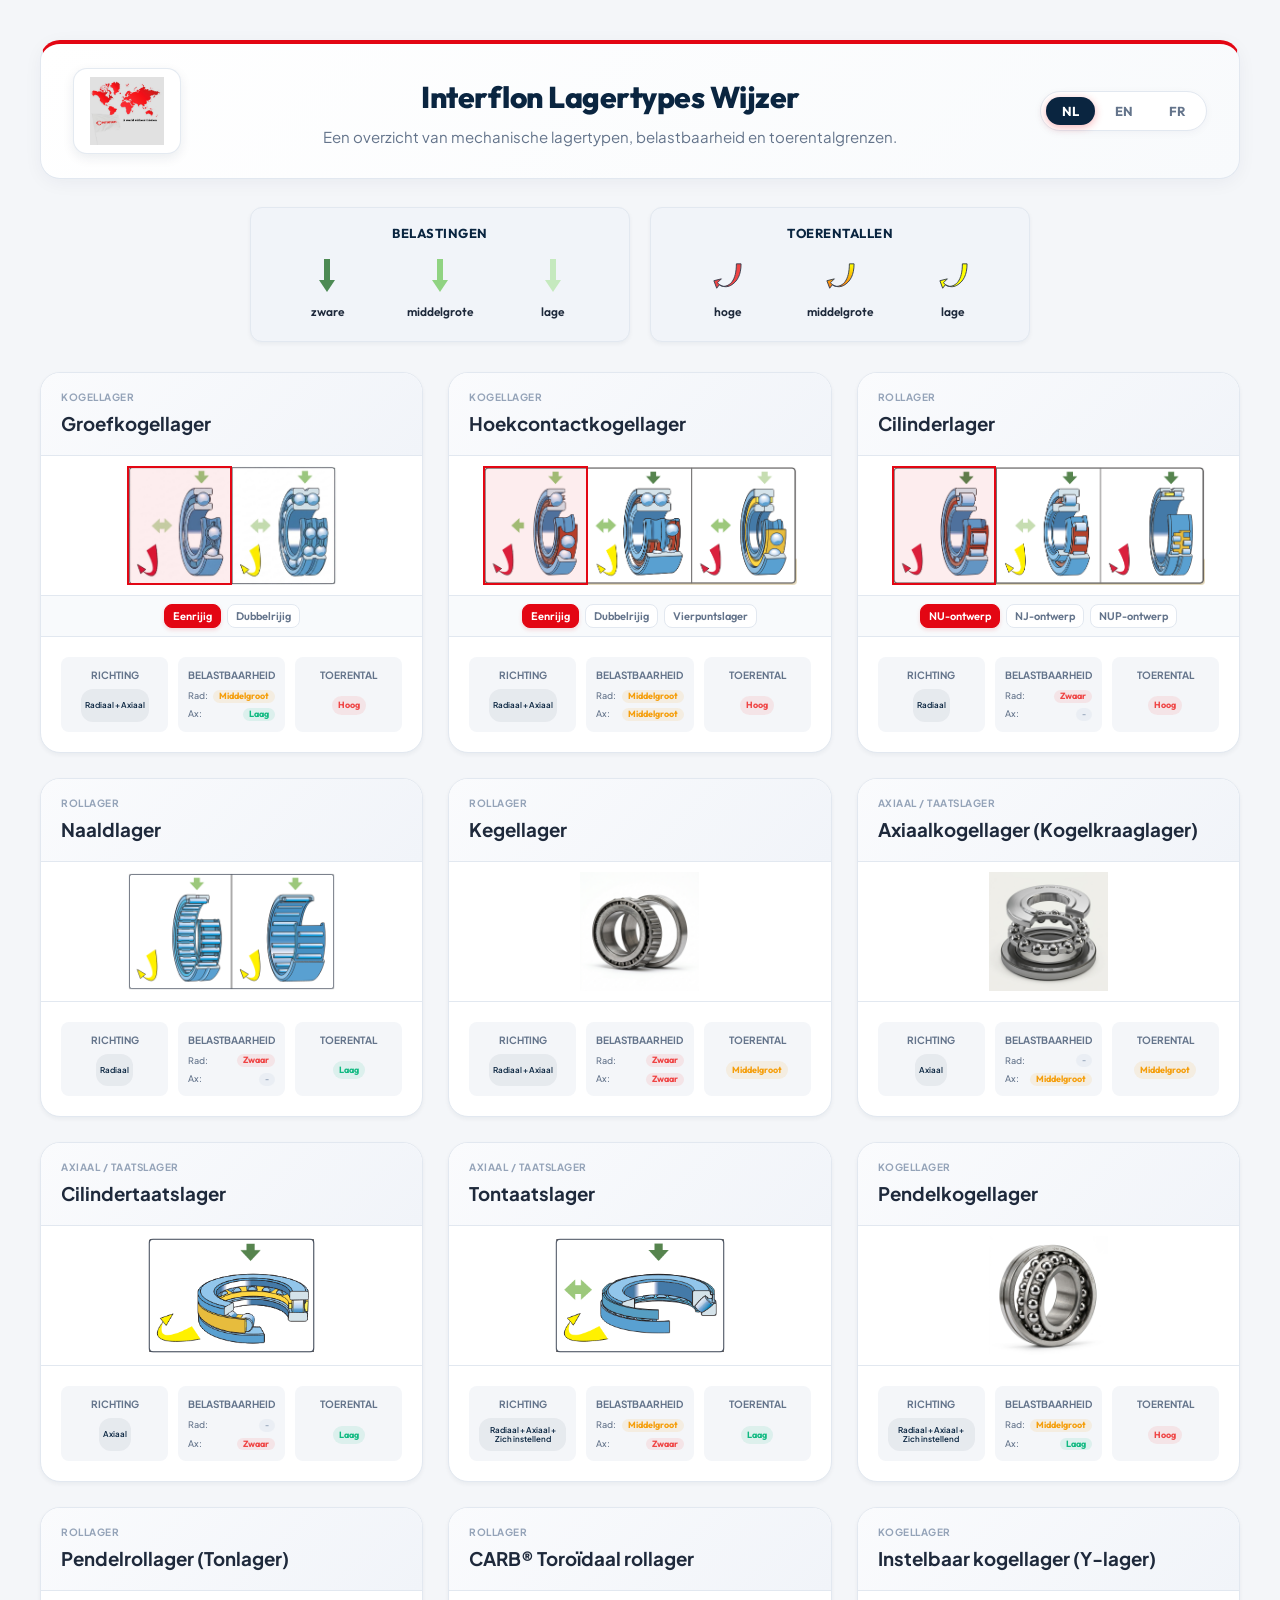
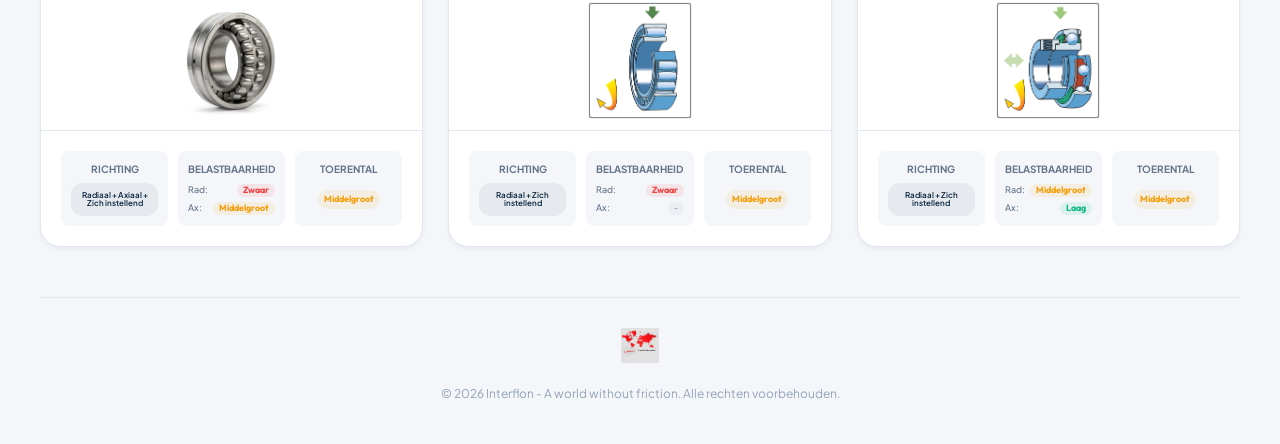
<file: lagertypes.html>
<!DOCTYPE html>
<html lang="nl">
<head>
  <meta charset="UTF-8">
  <meta name="viewport" content="width=device-width, initial-scale=1.0">
  <meta http-equiv="Cache-Control" content="no-cache, no-store, must-revalidate">
  <meta http-equiv="Pragma" content="no-cache">
  <meta http-equiv="Expires" content="0">
  <script>
    if (window.location.hostname === 'bearing-calculator-interflon.onrender.com') {
      window.location.replace('https://www.interflonapps.com' + window.location.pathname + window.location.search + window.location.hash);
    }
  </script>
  <title>Interflon Lagertypes Wijzer</title>
  
  <!-- Typography & Icons -->
  <link rel="preconnect" href="https://fonts.googleapis.com">
  <link rel="preconnect" href="https://fonts.gstatic.com" crossorigin>
  <link href="https://fonts.googleapis.com/css2?family=Outfit:wght@300;400;500;600;700;800&family=Plus+Jakarta+Sans:wght@300;400;500;600;700;800&display=swap" rel="stylesheet">
  
  <style>
    :root {
      --primary-blue: #0A2540;
      --accent-red: #E30613;
      --accent-red-hover: #C0050F;
      --accent-yellow: #FFC000;
      --accent-yellow-light: #FFF9E6;
      --accent-yellow-border: #FFE0B2;
      --accent-yellow-border-soft: rgba(255, 192, 0, 0.2);
      
      --bg-main: #F4F6F9;
      --bg-card: #FFFFFF;
      --text-dark: #1E293B;
      --text-medium: #64748B;
      --text-light: #94A3B8;
      
      --border-color: #E2E8F0;
      --border-radius-sm: 8px;
      --border-radius-md: 12px;
      --border-radius-lg: 20px;
      
      --shadow-sm: 0 2px 4px rgba(10, 37, 64, 0.05);
      --shadow-md: 0 10px 15px -3px rgba(10, 37, 64, 0.08), 0 4px 6px -2px rgba(10, 37, 64, 0.03);
      --shadow-lg: 0 20px 25px -5px rgba(10, 37, 64, 0.1), 0 10px 10px -5px rgba(10, 37, 64, 0.04);
      --shadow-glow-blue: 0 0 15px rgba(10, 37, 64, 0.15);
      
      --transition-fast: 0.2s ease;
      --transition-normal: 0.3s ease;
    }
    
    * {
      box-sizing: border-box;
      margin: 0;
      padding: 0;
    }
    
    body {
      font-family: 'Plus Jakarta Sans', sans-serif;
      background-color: var(--bg-main);
      color: var(--text-dark);
      line-height: 1.6;
      padding: 40px 20px;
    }
    
    .container {
      max-width: 1200px;
      margin: 0 auto;
    }
    
    /* Header section */
    header {
      background: linear-gradient(135deg, #FFFFFF 0%, #F8FAFC 100%);
      border-radius: var(--border-radius-lg);
      padding: 24px 32px;
      border: 1px solid #E2E8F0;
      border-top: 4px solid var(--accent-red);
      box-shadow: 0 4px 20px -2px rgba(10, 37, 64, 0.06);
      display: flex;
      justify-content: space-between;
      align-items: center;
      margin-bottom: 28px;
      flex-wrap: wrap;
      gap: 24px;
    }
    
    .logo-container {
      display: flex;
      align-items: center;
      justify-content: center;
      background: #FFFFFF;
      padding: 8px 16px;
      border-radius: 14px;
      box-shadow: 0 4px 12px rgba(10, 37, 64, 0.08);
      border: 1px solid rgba(226, 232, 240, 0.9);
      transition: transform 0.2s ease, box-shadow 0.2s ease;
    }

    .logo-container:hover {
      transform: translateY(-1px);
      box-shadow: 0 6px 16px rgba(10, 37, 64, 0.12);
    }
    
    .logo-container img {
      height: 68px;
      width: auto;
      object-fit: contain;
      display: block;
    }
    
    .header-text h1 {
      font-family: 'Outfit', sans-serif;
      font-size: 30px;
      font-weight: 800;
      color: var(--primary-blue);
      margin-bottom: 4px;
      letter-spacing: -0.5px;
    }
    
    .header-text p {
      color: #64748B;
      font-size: 15px;
      font-weight: 400;
    }
    
    /* Language Toggle */
    .lang-toggle {
      display: flex;
      gap: 4px;
      background: #FFFFFF;
      padding: 5px;
      border-radius: 30px;
      border: 1px solid #E2E8F0;
      box-shadow: 0 2px 8px rgba(10, 37, 64, 0.04);
    }
    
    .lang-btn {
      border: none;
      background: transparent;
      padding: 6px 16px;
      font-size: 13px;
      font-weight: 700;
      cursor: pointer;
      border-radius: 20px;
      color: #64748B;
      font-family: 'Outfit', sans-serif;
      transition: all var(--transition-fast);
    }
    
    .lang-btn.active {
      background: var(--primary-blue);
      color: white;
      box-shadow: 0 2px 8px rgba(227, 6, 19, 0.3);
    }
    
    /* Search and Filters */
    .filters-section {
      background: var(--bg-card);
      border-radius: var(--border-radius-md);
      padding: 20px;
      border: 1px solid var(--border-color);
      box-shadow: var(--shadow-sm);
      margin-bottom: 30px;
      display: flex;
      justify-content: space-between;
      align-items: center;
      gap: 20px;
      flex-wrap: wrap;
    }
    
    .search-box {
      position: relative;
      flex: 1;
      max-width: 450px;
      min-width: 250px;
    }
    
    .search-box input {
      width: 100%;
      padding: 12px 20px 12px 48px;
      font-size: 14px;
      border-radius: 30px;
      border: 1.5px solid var(--border-color);
      background-color: var(--bg-main);
      font-family: 'Plus Jakarta Sans', sans-serif;
      transition: all var(--transition-fast);
    }
    
    .search-box input:focus {
      outline: none;
      border-color: var(--primary-blue);
      background-color: white;
      box-shadow: var(--shadow-glow-blue);
    }
    
    .search-box svg {
      position: absolute;
      left: 18px;
      top: 50%;
      transform: translateY(-50%);
      width: 18px;
      height: 18px;
      color: var(--text-medium);
    }
    
    .filter-buttons {
      display: flex;
      gap: 8px;
      flex-wrap: wrap;
    }
    
    .filter-btn {
      border: 1px solid var(--border-color);
      background: var(--bg-card);
      padding: 8px 16px;
      border-radius: 20px;
      font-size: 13px;
      font-weight: 600;
      cursor: pointer;
      font-family: 'Outfit', sans-serif;
      color: var(--text-medium);
      transition: all var(--transition-fast);
    }
    
    .filter-btn:hover, .filter-btn.active {
      border-color: var(--primary-blue);
      color: var(--primary-blue);
      background-color: rgba(10, 37, 64, 0.04);
    }
    
    /* Grid */
    .grid {
      display: grid;
      grid-template-columns: repeat(auto-fill, minmax(290px, 1fr));
      gap: 25px;
    }
    
    /* Card design */
    .bearing-card {
      background: var(--bg-card);
      border-radius: var(--border-radius-lg);
      border: 1px solid var(--border-color);
      box-shadow: var(--shadow-sm);
      overflow: hidden;
      display: flex;
      flex-direction: column;
      transition: transform var(--transition-normal), box-shadow var(--transition-normal), border-color var(--transition-normal);
    }
    
    .bearing-card:hover {
      transform: translateY(-5px);
      box-shadow: var(--shadow-md);
      border-color: var(--accent-yellow-border);
    }
    
    .card-header {
      padding: 16px 20px;
      background: linear-gradient(135deg, #FAFBFD 0%, #F1F4F9 100%);
      border-bottom: 1px solid var(--border-color);
      display: flex;
      flex-direction: column;
      gap: 4px;
    }
    
    .card-title-area h3 {
      font-family: 'Outfit', sans-serif;
      font-size: 17px;
      font-weight: 700;
      color: var(--primary-blue);
    }
    
    .card-category {
      font-size: 10px;
      text-transform: uppercase;
      letter-spacing: 0.5px;
      font-weight: 700;
      color: var(--text-light);
    }
    
    /* Image Section in Card - full width */
    .card-img-block {
      width: 100%;
      height: 140px;
      background-color: white;
      border-bottom: 1px solid var(--border-color);
      display: flex;
      align-items: center;
      justify-content: center;
      padding: 10px;
      overflow: hidden;
    }
    
    .card-img-block img {
      max-width: 100%;
      max-height: 100%;
      object-fit: contain;
    }
    
    /* Subtype interactive overlays & tabs */
    .image-overlay-zone {
      position: absolute;
      top: 0;
      height: 100%;
      cursor: pointer;
      background-color: rgba(227, 6, 19, 0);
      transition: background-color 0.2s ease;
    }
    .image-overlay-zone:hover {
      background-color: rgba(227, 6, 19, 0.04);
    }
    .image-overlay-zone.active {
      background-color: rgba(227, 6, 19, 0.07);
      box-shadow: inset 0 0 0 2px var(--accent-red);
    }
    
    .subtype-tabs-container {
      display: flex;
      justify-content: center;
      gap: 6px;
      padding: 8px 12px;
      background-color: #f8fafc;
      border-bottom: 1px solid var(--border-color);
    }
    .subtype-tab-btn {
      font-family: 'Outfit', sans-serif;
      font-size: 11px;
      font-weight: 600;
      color: var(--text-medium);
      background-color: white;
      border: 1px solid #e2e8f0;
      border-radius: var(--border-radius-sm);
      padding: 4px 8px;
      cursor: pointer;
      transition: all 0.2s ease;
    }
    .subtype-tab-btn:hover {
      color: var(--accent-red);
      border-color: var(--accent-red);
      background-color: #fff5f5;
    }
    .subtype-tab-btn.active {
      color: white;
      background-color: var(--accent-red);
      border-color: var(--accent-red);
      box-shadow: 0 2px 4px rgba(227, 6, 19, 0.15);
    }
    
    .card-body {
      padding: 20px;
      flex: 1;
      display: flex;
      flex-direction: column;
      justify-content: center;
      gap: 15px;
    }
    
    /* Metrics / Indicators */
    .metrics-row {
      display: flex;
      justify-content: space-between;
      gap: 10px;
    }
    
    .metric-box {
      flex: 1;
      background: var(--bg-main);
      padding: 10px;
      border-radius: var(--border-radius-sm);
      display: flex;
      flex-direction: column;
      align-items: center;
      text-align: center;
    }
    
    .metric-label {
      font-size: 10px;
      text-transform: uppercase;
      font-weight: 700;
      color: var(--text-medium);
      margin-bottom: 6px;
    }
    
    .badge {
      font-size: 12px;
      font-weight: 700;
      padding: 4px 10px;
      border-radius: 12px;
      font-family: 'Outfit', sans-serif;
    }
    
    .badge-high {
      background-color: rgba(239, 68, 68, 0.1);
      color: #EF4444;
    }
    
    .badge-medium {
      background-color: rgba(245, 158, 11, 0.1);
      color: #F59E0B;
    }
    
    .badge-low {
      background-color: rgba(16, 185, 129, 0.1);
      color: #10B981;
    }
    
    .badge-none {
      background-color: rgba(226, 232, 240, 0.5);
      color: #94A3B8;
      font-weight: 500;
    }
    
    .direction-badge {
      background-color: rgba(10, 37, 64, 0.06);
      color: var(--primary-blue);
      font-size: 12px;
      font-weight: 600;
      padding: 4px 10px;
      border-radius: 12px;
    }
    
    /* Footer */
    footer {
      margin-top: 50px;
      border-top: 1px solid var(--border-color);
      padding-top: 30px;
      text-align: center;
      display: flex;
      flex-direction: column;
      align-items: center;
      gap: 15px;
    }
    
    .footer-logo img {
      height: 35px;
      object-fit: contain;
    }
    
    .footer-text {
      font-size: 12px;
      color: var(--text-light);
    }
    
    /* Legend area in header or sidebar */
    .legend-box {
      background: #FAFBFD;
      border: 1px solid var(--border-color);
      border-radius: var(--border-radius-md);
      padding: 15px 25px;
      margin-bottom: 30px;
      display: flex;
      justify-content: space-around;
      flex-wrap: wrap;
      gap: 20px;
      font-size: 12.5px;
      color: var(--text-medium);
    }
    
    .legend-item {
      display: flex;
      align-items: center;
      gap: 8px;
    }
    
    /* No results state */
    .no-results {
      background: var(--bg-card);
      border-radius: var(--border-radius-lg);
      border: 1.5px dashed var(--border-color);
      padding: 50px;
      text-align: center;
      display: none;
      width: 100%;
    }
    
    .no-results svg {
      width: 64px;
      height: 64px;
      color: var(--text-light);
      margin-bottom: 15px;
    }
    
    @media (max-width: 768px) {
      body {
        padding: 20px 10px;
      }
      
      header {
        flex-direction: column;
        text-align: center;
        padding: 20px;
      }
      
      .filters-section {
        flex-direction: column;
        align-items: stretch;
      }
      
      .filter-buttons {
        justify-content: center;
      }
      
      .grid {
        grid-template-columns: 1fr;
      }
    }
  </style>
</head>
<body>
  <div class="container">
    
    <!-- Top Header -->
    <header>
      <div class="logo-container">
        <img src="interflon-logo.jpg" alt="Interflon">
      </div>
      <div class="header-text" style="text-align: center; flex: 1;">
        <h1 id="mainTitle">Interflon Lagertypes Wijzer</h1>
        <p id="mainSubtitle">Een overzicht van mechanische lagertypen, belastbaarheid en toerentalgrenzen.</p>
      </div>
      <div class="lang-toggle">
        <button class="lang-btn active" onclick="changeLanguage('nl')">NL</button>
        <button class="lang-btn" onclick="changeLanguage('en')">EN</button>
        <button class="lang-btn" onclick="changeLanguage('fr')">FR</button>
      </div>
    </header>
    
    <!-- Legend Box -->
    <div class="legend-box-container" style="display: flex; gap: 20px; justify-content: center; align-items: stretch; flex-wrap: wrap; margin-bottom: 30px;">
      
      <!-- BELASTINGEN / LOADS Box -->
      <div class="pdf-legend-box" style="flex: 1; min-width: 280px; max-width: 380px; background: #F1F4F9; border: 1px solid var(--border-color); border-radius: var(--border-radius-md); padding: 15px 20px; display: flex; flex-direction: column; align-items: center; box-shadow: var(--shadow-sm);">
        <h4 id="legendLoadsTitle" style="font-family: 'Outfit', sans-serif; font-size: 13px; font-weight: 700; color: var(--primary-blue); margin: 0 0 15px 0; text-transform: uppercase; letter-spacing: 0.5px;">BELASTINGEN</h4>
        <div style="display: flex; justify-content: space-around; width: 100%; align-items: flex-end; flex: 1; margin-bottom: 5px;">
          <!-- Column 1: Zwaar -->
          <div style="display: flex; flex-direction: column; align-items: center; gap: 8px; width: 30%;">
            <svg width="20" height="35" viewBox="0 0 20 35" style="color: #4D8A54;">
              <rect x="7" y="0" width="6" height="23" fill="currentColor" />
              <polygon points="2,21 10,33 18,21" fill="currentColor" />
            </svg>
            <span id="legendLoadHeavy" style="font-family: 'Outfit', sans-serif; font-size: 12px; font-weight: 600; color: var(--text-dark); text-align: center; white-space: nowrap;">zware</span>
          </div>
          <!-- Column 2: Middelgroot -->
          <div style="display: flex; flex-direction: column; align-items: center; gap: 8px; width: 30%;">
            <svg width="20" height="35" viewBox="0 0 20 35" style="color: #90D382;">
              <rect x="7" y="0" width="6" height="23" fill="currentColor" />
              <polygon points="2,21 10,33 18,21" fill="currentColor" />
            </svg>
            <span id="legendLoadMedium" style="font-family: 'Outfit', sans-serif; font-size: 12px; font-weight: 600; color: var(--text-dark); text-align: center; white-space: nowrap;">middelgrote</span>
          </div>
          <!-- Column 3: Laag -->
          <div style="display: flex; flex-direction: column; align-items: center; gap: 8px; width: 30%;">
            <svg width="20" height="35" viewBox="0 0 20 35" style="color: #C5E9BE;">
              <rect x="7" y="0" width="6" height="23" fill="currentColor" />
              <polygon points="2,21 10,33 18,21" fill="currentColor" />
            </svg>
            <span id="legendLoadLight" style="font-family: 'Outfit', sans-serif; font-size: 12px; font-weight: 600; color: var(--text-dark); text-align: center; white-space: nowrap;">lage</span>
          </div>
        </div>
      </div>

      <!-- TOERENTALLEN / SPEEDS Box -->
      <div class="pdf-legend-box" style="flex: 1; min-width: 280px; max-width: 380px; background: #F1F4F9; border: 1px solid var(--border-color); border-radius: var(--border-radius-md); padding: 15px 20px; display: flex; flex-direction: column; align-items: center; box-shadow: var(--shadow-sm);">
        <h4 id="legendSpeedsTitle" style="font-family: 'Outfit', sans-serif; font-size: 13px; font-weight: 700; color: var(--primary-blue); margin: 0 0 15px 0; text-transform: uppercase; letter-spacing: 0.5px;">TOERENTALLEN</h4>
        <div style="display: flex; justify-content: space-around; width: 100%; align-items: flex-end; flex: 1; margin-bottom: 5px;">
          <!-- Column 1: Hoge -->
          <div style="display: flex; flex-direction: column; align-items: center; gap: 8px; width: 30%;">
            <svg width="30" height="35" viewBox="0 0 32 35" style="color: #EF4444;">
              <path d="M26 4 C26 22, 19 28, 12 28 C9 28, 7 26, 6 24 L10 20 L2 22 L5 30 L8 26 C12 29, 16 29, 20 27 C27 23, 31 16, 31 4 Z" fill="currentColor" stroke="#374151" stroke-width="1" />
            </svg>
            <span id="legendSpeedHigh" style="font-family: 'Outfit', sans-serif; font-size: 12px; font-weight: 600; color: var(--text-dark); text-align: center; white-space: nowrap;">hoge</span>
          </div>
          <!-- Column 2: Middelgrote -->
          <div style="display: flex; flex-direction: column; align-items: center; gap: 8px; width: 30%;">
            <svg width="30" height="35" viewBox="0 0 32 35">
              <defs>
                <linearGradient id="speedMediumGradient" x1="0%" y1="100%" x2="0%" y2="0%">
                  <stop offset="0%" stop-color="#F97316" />
                  <stop offset="100%" stop-color="#FFFF00" />
                </linearGradient>
              </defs>
              <path d="M26 4 C26 22, 19 28, 12 28 C9 28, 7 26, 6 24 L10 20 L2 22 L5 30 L8 26 C12 29, 16 29, 20 27 C27 23, 31 16, 31 4 Z" fill="url(#speedMediumGradient)" stroke="#374151" stroke-width="1" />
            </svg>
            <span id="legendSpeedMedium" style="font-family: 'Outfit', sans-serif; font-size: 12px; font-weight: 600; color: var(--text-dark); text-align: center; white-space: nowrap;">middelgrote</span>
          </div>
          <!-- Column 3: Lage -->
          <div style="display: flex; flex-direction: column; align-items: center; gap: 8px; width: 30%;">
            <svg width="30" height="35" viewBox="0 0 32 35" style="color: #FFFF00;">
              <path d="M26 4 C26 22, 19 28, 12 28 C9 28, 7 26, 6 24 L10 20 L2 22 L5 30 L8 26 C12 29, 16 29, 20 27 C27 23, 31 16, 31 4 Z" fill="currentColor" stroke="#374151" stroke-width="1" />
            </svg>
            <span id="legendSpeedLow" style="font-family: 'Outfit', sans-serif; font-size: 12px; font-weight: 600; color: var(--text-dark); text-align: center; white-space: nowrap;">lage</span>
          </div>
        </div>
      </div>

    </div>
    

    
    <!-- Grid containing cards -->
    <div class="grid" id="bearingsGrid">
      <!-- Wordt dynamisch geladen via JS -->
    </div>
    
    <!-- No results state -->
    <div class="no-results" id="noResultsState">
      <svg xmlns="http://www.w3.org/2000/svg" fill="none" viewBox="0 0 24 24" stroke-width="1" stroke="currentColor">
        <path stroke-linecap="round" stroke-linejoin="round" d="M12 9v3.75m-9.303 3.376c-.866 1.5.217 3.374 1.948 3.374h14.71c1.73 0 2.813-1.874 1.948-3.374L13.949 3.378c-.866-1.5-3.032-1.5-3.898 0L2.697 16.126ZM12 15.75h.007v.008H12v-.008Z" />
      </svg>
      <h3 id="lblNoResultsTitle">Geen lagertypes gevonden</h3>
      <p id="lblNoResultsDesc" style="color: var(--text-medium); margin-top: 8px;">Probeer een andere zoekterm.</p>
    </div>
    
    <!-- Footer -->
    <footer>
      <div class="footer-logo">
        <img src="interflon-logo.jpg" alt="Interflon">
      </div>
      <div class="footer-text" id="lblFooterText">
        © 2026 Interflon - A world without friction. Alle rechten voorbehouden.
      </div>
    </footer>
    
  </div>

  <script>
    // Data translation maps
    const TRANSLATIONS = {
      nl: {
        mainTitle: "Interflon Lagertypes Wijzer",
        mainSubtitle: "Een overzicht van mechanische lagertypen, belastbaarheid en toerentalgrenzen.",
        legendLoadsTitle: "BELASTINGEN",
        legendSpeedsTitle: "TOERENTALLEN",
        legendLoadHeavy: "zware",
        legendLoadMedium: "middelgrote",
        legendLoadLight: "lage",
        legendSpeedHigh: "hoge",
        legendSpeedMedium: "middelgrote",
        legendSpeedLow: "lage",
        searchPlaceholder: "Zoek op lagertype (bijv. groefkogel, tonlager...)",
        lblLegendBelastingen: "Belastingen:",
        lblLegendToerentallen: "Toerental:",
        lblZwaar: "Zwaar",
        lblMiddelgroot: "Middelgroot",
        lblLaag: "Laag",
        lblHoog2: "Hoog",
        lblMiddelgroot2: "Middelgroot",
        lblLaag2: "Laag",
        btnFilterAll: "Alles",
        btnFilterBall: "Kogellagers",
        btnFilterRoller: "Rollagers",
        btnFilterThrust: "Taats/Axiaal",
        lblNoResultsTitle: "Geen lagertypes gevonden",
        lblNoResultsDesc: "Probeer een andere zoekterm.",
        lblFooterText: "© 2026 Interflon - A world without friction. Alle rechten voorbehouden.",
        lblLoad: "Belastbaarheid",
        lblSpeed: "Toerental",
        lblDirection: "Richting",
        // Categories
        catBall: "Kogellager",
        catRoller: "Rollager",
        catThrust: "Axiaal / Taatslager",
        catSpecial: "Speciaal lager",
        // Directions
        dirRadial: "Radiaal",
        dirAxial: "Axiaal",
        dirCombined: "Radiaal + Axiaal",
        dirSelfAligning: "Zich instellend",
        dirRadialSelfAligning: "Radiaal + Zich instellend",
        dirAllSelfAligning: "Radiaal + Axiaal + Zich instellend",
        // Magnitudes
        magHigh: "Zwaar",
        magMedium: "Middelgroot",
        magLow: "Laag",
        // Speeds
        spdHigh: "Hoog",
        spdMedium: "Middelgroot",
        spdLow: "Laag"
      },
      en: {
        mainTitle: "Interflon Bearing Types Guide",
        mainSubtitle: "An overview of bearing types, load capacities, and speed ratings.",
        legendLoadsTitle: "LOADS",
        legendSpeedsTitle: "SPEED RATINGS",
        legendLoadHeavy: "heavy",
        legendLoadMedium: "medium",
        legendLoadLight: "light",
        legendSpeedHigh: "high",
        legendSpeedMedium: "medium",
        legendSpeedLow: "low",
        searchPlaceholder: "Search bearing type (e.g., deep groove, spherical roller...)",
        lblLegendBelastingen: "Loads:",
        lblLegendToerentallen: "Speed:",
        lblZwaar: "Heavy",
        lblMiddelgroot: "Medium",
        lblLaag: "Low",
        lblHoog2: "High",
        lblMiddelgroot2: "Medium",
        lblLaag2: "Low",
        btnFilterAll: "All",
        btnFilterBall: "Ball Bearings",
        btnFilterRoller: "Roller Bearings",
        btnFilterThrust: "Thrust Bearings",
        lblNoResultsTitle: "No bearing types found",
        lblNoResultsDesc: "Try a different search term.",
        lblFooterText: "© 2026 Interflon - A world without friction. All rights reserved.",
        lblLoad: "Load Capacity",
        lblSpeed: "Speed Rating",
        lblDirection: "Direction",
        // Categories
        catBall: "Ball Bearing",
        catRoller: "Roller Bearing",
        catThrust: "Thrust Bearing",
        catSpecial: "Special Bearing",
        // Directions
        dirRadial: "Radial",
        dirAxial: "Axial",
        dirCombined: "Radial + Axial",
        dirSelfAligning: "Self-aligning",
        dirRadialSelfAligning: "Radial + Self-aligning",
        dirAllSelfAligning: "Radial + Axial + Self-aligning",
        // Magnitudes
        magHigh: "Heavy",
        magMedium: "Medium",
        magLow: "Low",
        // Speeds
        spdHigh: "High",
        spdMedium: "Medium",
        spdLow: "Low"
      },
      fr: {
        mainTitle: "Guide des Types de Roulement Interflon",
        mainSubtitle: "Un aperçu des types de roulements, capacités de charge et vitesses maximales.",
        legendLoadsTitle: "CHARGES",
        legendSpeedsTitle: "VITESSES",
        legendLoadHeavy: "lourdes",
        legendLoadMedium: "moyennes",
        legendLoadLight: "faibles",
        legendSpeedHigh: "élevées",
        legendSpeedMedium: "moyennes",
        legendSpeedLow: "faibles",
        searchPlaceholder: "Rechercher un type (ex. billes, rouleaux sphériques...)",
        lblLegendBelastingen: "Charges :",
        lblLegendToerentallen: "Vitesse :",
        lblZwaar: "Lourde",
        lblMiddelgroot: "Moyenne",
        lblLaag: "Faible",
        lblHoog2: "Élevée",
        lblMiddelgroot2: "Moyenne",
        lblLaag2: "Faible",
        btnFilterAll: "Tout",
        btnFilterBall: "Roulements à billes",
        btnFilterRoller: "Roulements à rouleaux",
        btnFilterThrust: "Butées",
        lblNoResultsTitle: "Aucun type de roulement trouvé",
        lblNoResultsDesc: "Essayez un autre mot clé.",
        lblFooterText: "© 2026 Interflon - A world without friction. Tous droits réservés.",
        lblLoad: "Capacité de charge",
        lblSpeed: "Vitesse maximale",
        lblDirection: "Direction",
        // Categories
        catBall: "Roulement à billes",
        catRoller: "Roulement à rouleaux",
        catThrust: "Butée",
        catSpecial: "Roulement spécial",
        // Directions
        dirRadial: "Radiale",
        dirAxial: "Axiale",
        dirCombined: "Radiale + Axiale",
        dirSelfAligning: "Rotule / Auto-aligneur",
        dirRadialSelfAligning: "Radiale + Auto-aligneur",
        dirAllSelfAligning: "Radiale + Axiale + Auto-aligneur",
        // Magnitudes
        magHigh: "Lourde",
        magMedium: "Moyenne",
        magLow: "Faible",
        // Speeds
        spdHigh: "Élevée",
        spdMedium: "Moyenne",
        spdLow: "Faible"
      }
    };

    // Bearing types data using original PDF crops
    const BEARINGS_DATA = [
      {
        id: "groove_ball",
        category: "ball",
        img: "crop-groove-ball.png",
        names: {
          nl: "Groefkogellager",
          en: "Deep groove ball bearing",
          fr: "Roulement à billes à gorge profonde"
        },
        subtypes: [
          {
            names: { nl: "Eenrijig", en: "Single Row", fr: "Une rangée" },
            direction: "dirCombined",
            load: { radial: "magMedium", axial: "magLow" },
            speed: "spdHigh"
          },
          {
            names: { nl: "Dubbelrijig", en: "Double Row", fr: "Deux rangées" },
            direction: "dirCombined",
            load: { radial: "magMedium", axial: "magLow" },
            speed: "spdLow"
          }
        ]
      },
      {
        id: "angular_contact",
        category: "ball",
        img: "crop-angular-contact.png",
        names: {
          nl: "Hoekcontactkogellager",
          en: "Angular contact ball bearing",
          fr: "Roulement à billes à contact oblique"
        },
        subtypes: [
          {
            names: { nl: "Eenrijig", en: "Single Row", fr: "Une rangée" },
            direction: "dirCombined",
            load: { radial: "magMedium", axial: "magMedium" },
            speed: "spdHigh"
          },
          {
            names: { nl: "Dubbelrijig", en: "Double Row", fr: "Deux rangées" },
            direction: "dirCombined",
            load: { radial: "magHigh", axial: "magMedium" },
            speed: "spdLow"
          },
          {
            names: { nl: "Vierpuntslager", en: "Four-point", fr: "Quatre points" },
            direction: "dirCombined",
            load: { radial: "magLow", axial: "magMedium" },
            speed: "spdHigh"
          }
        ]
      },
      {
        id: "cylindrical_roller",
        category: "roller",
        img: "crop-cylindrical-roller.png",
        names: {
          nl: "Cilinderlager",
          en: "Cylindrical roller bearing",
          fr: "Roulement à rouleaux cylindriques"
        },
        subtypes: [
          {
            names: { nl: "NU-ontwerp", en: "NU design", fr: "Conception NU" },
            direction: "dirRadial",
            load: { radial: "magHigh", axial: null },
            speed: "spdHigh"
          },
          {
            names: { nl: "NJ-ontwerp", en: "NJ design", fr: "Conception NJ" },
            direction: "dirCombined",
            load: { radial: "magHigh", axial: "magLow" },
            speed: "spdLow"
          },
          {
            names: { nl: "NUP-ontwerp", en: "NUP design", fr: "Conception NUP" },
            direction: "dirCombined",
            load: { radial: "magHigh", axial: null },
            speed: "spdHigh"
          }
        ]
      },
      {
        id: "needle_roller",
        category: "roller",
        img: "crop-needle-roller.png",
        names: {
          nl: "Naaldlager",
          en: "Needle roller bearing",
          fr: "Roulement à aiguilles"
        },
        direction: "dirRadial",
        load: { radial: "magHigh", axial: null },
        speed: "spdLow"
      },
      {
        id: "tapered_roller",
        category: "roller",
        img: "crop-tapered-roller.png",
        names: {
          nl: "Kegellager",
          en: "Tapered roller bearing",
          fr: "Roulement à rouleaux coniques"
        },
        direction: "dirCombined",
        load: { radial: "magHigh", axial: "magHigh" },
        speed: "spdMedium"
      },
      {
        id: "thrust_ball",
        category: "thrust",
        img: "crop-thrust-ball.png",
        names: {
          nl: "Axiaalkogellager (Kogelkraaglager)",
          en: "Thrust ball bearing",
          fr: "Butée à billes"
        },
        direction: "dirAxial",
        load: { radial: null, axial: "magMedium" },
        speed: "spdMedium"
      },
      {
        id: "cylindrical_thrust",
        category: "thrust",
        img: "crop-cylindrical-thrust.png",
        names: {
          nl: "Cilindertaatslager",
          en: "Cylindrical roller thrust bearing",
          fr: "Butée à rouleaux cylindriques"
        },
        direction: "dirAxial",
        load: { radial: null, axial: "magHigh" },
        speed: "spdLow"
      },
      {
        id: "spherical_thrust",
        category: "thrust",
        img: "crop-spherical-thrust.png",
        names: {
          nl: "Tontaatslager",
          en: "Spherical roller thrust bearing",
          fr: "Butée à rotule sur rouleaux"
        },
        direction: "dirAllSelfAligning",
        load: { radial: "magMedium", axial: "magHigh" },
        speed: "spdLow"
      },
      {
        id: "self_aligning_ball",
        category: "ball",
        img: "crop-self-aligning-ball.png",
        names: {
          nl: "Pendelkogellager",
          en: "Self-aligning ball bearing",
          fr: "Roulement à billes auto-aligneur"
        },
        direction: "dirAllSelfAligning",
        load: { radial: "magMedium", axial: "magLow" },
        speed: "spdHigh"
      },
      {
        id: "spherical_roller",
        category: "roller",
        img: "crop-spherical-roller.png",
        names: {
          nl: "Pendelrollager (Tonlager)",
          en: "Spherical roller bearing",
          fr: "Roulement à rotule sur rouleaux"
        },
        direction: "dirAllSelfAligning",
        load: { radial: "magHigh", axial: "magMedium" },
        speed: "spdMedium"
      },
      {
        id: "carb_toroidal",
        category: "roller",
        img: "crop-carb.png",
        names: {
          nl: "CARB® Toroïdaal rollager",
          en: "CARB® toroidal roller bearing",
          fr: "Roulement toroïdal CARB®"
        },
        direction: "dirRadialSelfAligning",
        load: { radial: "magHigh", axial: null },
        speed: "spdMedium"
      },
      {
        id: "insert_ball",
        category: "ball",
        img: "crop-insert-ball.png",
        names: {
          nl: "Instelbaar kogellager (Y-lager)",
          en: "Insert ball bearing",
          fr: "Roulement d'insertion à billes"
        },
        direction: "dirRadialSelfAligning",
        load: { radial: "magMedium", axial: "magLow" },
        speed: "spdMedium"
      }
    ];

    let currentLang = "nl";
    const activeSubtypeMap = {};

    function selectSubtype(itemId, index) {
      activeSubtypeMap[itemId] = index;
      renderGrid();
    }

    // Initialize Page
    function init() {
      // Get URL language parameter
      const params = new URLSearchParams(window.location.search);
      const urlLang = params.get('lang');
      if (urlLang && (urlLang === 'nl' || urlLang === 'en' || urlLang === 'fr')) {
        currentLang = urlLang;
      }
      
      updateLanguageSelector();
      translateUI();
      renderGrid();
    }

    function changeLanguage(lang) {
      currentLang = lang;
      updateLanguageSelector();
      translateUI();
      renderGrid();
      
      // Update URL parameters without reloading
      const newUrl = window.location.protocol + "//" + window.location.host + window.location.pathname + '?lang=' + lang;
      window.history.pushState({path:newUrl},'',newUrl);
    }

    function updateLanguageSelector() {
      document.querySelectorAll(".lang-btn").forEach(btn => {
        btn.classList.remove("active");
        if (btn.textContent.toLowerCase() === currentLang) {
          btn.classList.add("active");
        }
      });
    }

    function translateUI() {
      const dict = TRANSLATIONS[currentLang];
      
      // Text translations
      document.getElementById("mainTitle").textContent = dict.mainTitle;
      document.getElementById("mainSubtitle").textContent = dict.mainSubtitle;
      document.getElementById("lblFooterText").textContent = dict.lblFooterText;
      
      // Legend translations
      document.getElementById("legendLoadsTitle").textContent = dict.legendLoadsTitle;
      document.getElementById("legendSpeedsTitle").textContent = dict.legendSpeedsTitle;
      document.getElementById("legendLoadHeavy").textContent = dict.legendLoadHeavy;
      document.getElementById("legendLoadMedium").textContent = dict.legendLoadMedium;
      document.getElementById("legendLoadLight").textContent = dict.legendLoadLight;
      document.getElementById("legendSpeedHigh").textContent = dict.legendSpeedHigh;
      document.getElementById("legendSpeedMedium").textContent = dict.legendSpeedMedium;
      document.getElementById("legendSpeedLow").textContent = dict.legendSpeedLow;
    }

    function renderGrid() {
      const grid = document.getElementById("bearingsGrid");
      const dict = TRANSLATIONS[currentLang];
      
      grid.innerHTML = "";
      grid.style.display = "grid";
      
      BEARINGS_DATA.forEach(item => {
        const card = document.createElement("div");
        card.className = "bearing-card";
        
        const hasSubtypes = item.subtypes && item.subtypes.length > 0;
        const activeSubIdx = activeSubtypeMap[item.id] || 0;
        const currentData = hasSubtypes ? item.subtypes[activeSubIdx] : item;
        // Load helpers
        const getLoadBadgeClass = (val) => {
          if (val === 'magHigh') return 'badge-high';
          if (val === 'magMedium') return 'badge-medium';
          if (val === 'magLow') return 'badge-low';
          return 'badge-none';
        };
        const getLoadText = (val) => {
          if (val === 'magHigh') return dict.magHigh;
          if (val === 'magMedium') return dict.magMedium;
          if (val === 'magLow') return dict.magLow;
          return '-';
        };

        // Calculate load display HTML
        let loadContentHtml = "";
        if (currentData.load && (currentData.load.radial !== undefined || currentData.load.axial !== undefined)) {
          loadContentHtml = `
            <div style="display: flex; flex-direction: column; gap: 4px; align-items: stretch; font-size: 11px; width: 100%; margin-top: auto;">
              <div style="display: flex; justify-content: space-between; align-items: center; gap: 4px;">
                <span style="color: var(--text-medium); font-weight: 500; font-size: 9px;">Rad:</span>
                <span class="badge ${getLoadBadgeClass(currentData.load.radial)}" style="font-size: 9px; padding: 1px 6px; line-height: 1.2;">${getLoadText(currentData.load.radial)}</span>
              </div>
              <div style="display: flex; justify-content: space-between; align-items: center; gap: 4px;">
                <span style="color: var(--text-medium); font-weight: 500; font-size: 9px;">Ax:</span>
                <span class="badge ${getLoadBadgeClass(currentData.load.axial)}" style="font-size: 9px; padding: 1px 6px; line-height: 1.2;">${getLoadText(currentData.load.axial)}</span>
              </div>
            </div>
          `;
        } else {
          let loadText = dict.magMedium;
          let loadClass = "badge-medium";
          if (currentData.load === 'magHigh') { loadText = dict.magHigh; loadClass = "badge-high"; }
          if (currentData.load === 'magLow') { loadText = dict.magLow; loadClass = "badge-low"; }
          loadContentHtml = `<span class="badge ${loadClass}" style="margin-top: auto; margin-bottom: auto;">${loadText}</span>`;
        }
        
        let speedText = dict.spdMedium;
        let speedClass = "badge-medium";
        if (currentData.speed === 'spdHigh') { speedText = dict.spdHigh; speedClass = "badge-high"; }
        if (currentData.speed === 'spdLow') { speedText = dict.spdLow; speedClass = "badge-low"; }
        
        const directionText = dict[currentData.direction];
        const categoryText = dict['cat' + item.category.charAt(0).toUpperCase() + item.category.slice(1)];
        
        // Render overlays if subtypes exist
        let overlaysHtml = "";
        let tabsHtml = "";
        if (hasSubtypes) {
          const numSubtypes = item.subtypes.length;
          const widthPercent = 100 / numSubtypes;
          
          // Image zone overlays
          item.subtypes.forEach((sub, subIdx) => {
            const activeClass = subIdx === activeSubIdx ? "active" : "";
            const leftPercent = subIdx * widthPercent;
            overlaysHtml += `
              <div class="image-overlay-zone ${activeClass}" 
                   style="width: ${widthPercent}%; left: ${leftPercent}%;" 
                   onclick="selectSubtype('${item.id}', ${subIdx})"
                   title="${sub.names[currentLang]}">
              </div>
            `;
          });
          
          // Selection tabs
          tabsHtml += `<div class="subtype-tabs-container">`;
          item.subtypes.forEach((sub, subIdx) => {
            const activeClass = subIdx === activeSubIdx ? "active" : "";
            tabsHtml += `
              <button class="subtype-tab-btn ${activeClass}" onclick="selectSubtype('${item.id}', ${subIdx})">
                ${sub.names[currentLang]}
              </button>
            `;
          });
          tabsHtml += `</div>`;
        }
        
        let imgHtml = "";
        const cacheBust = Date.now();
        if (hasSubtypes) {
          imgHtml = `
            <div style="position: relative; display: inline-flex; align-items: center; justify-content: center; height: 100%; max-width: 100%;">
              <img src="${item.img}?v=${cacheBust}" alt="${item.names[currentLang]}" onerror="this.src='bearing-dimensions.jpg'" style="height: 100%; width: auto; max-width: 100%; object-fit: contain; display: block; border-radius: 4px;">
              <div style="position: absolute; top: 0; bottom: 0; left: 0; right: 0; display: flex;">
                ${overlaysHtml}
              </div>
            </div>
          `;
        } else {
          imgHtml = `
            <img src="${item.img}?v=${cacheBust}" alt="${item.names[currentLang]}" onerror="this.src='bearing-dimensions.jpg'" style="max-height: 100%; max-width: 100%; object-fit: contain; display: block;">
          `;
        }

        card.innerHTML = `
          <div class="card-header">
            <span class="card-category">${categoryText}</span>
            <h3>${item.names[currentLang]}</h3>
          </div>
          <div class="card-img-block">
            ${imgHtml}
          </div>
          ${tabsHtml}
          <div class="card-body">
            <div class="metrics-row">
              <div class="metric-box" style="display: flex; flex-direction: column; justify-content: space-between; align-items: center; min-height: 58px; box-sizing: border-box;">
                <span class="metric-label">${dict.lblDirection}</span>
                <span class="direction-badge" style="font-size: 8px; padding: 2px 4px; text-align: center; line-height: 1.1; display: flex; align-items: center; justify-content: center; flex: 1; margin-top: auto; margin-bottom: auto; max-width: 100%; word-break: break-word;">${directionText}</span>
              </div>
              <div class="metric-box" style="display: flex; flex-direction: column; justify-content: space-between; align-items: center; min-height: 58px; box-sizing: border-box;">
                <span class="metric-label">${dict.lblLoad}</span>
                ${loadContentHtml}
              </div>
              <div class="metric-box" style="display: flex; flex-direction: column; justify-content: space-between; align-items: center; min-height: 58px; box-sizing: border-box;">
                <span class="metric-label">${dict.lblSpeed}</span>
                <span class="badge ${speedClass}" style="margin-top: auto; margin-bottom: auto; font-size: 9px; padding: 2px 6px;">${speedText}</span>
              </div>
            </div>
          </div>
        `;
        
        grid.appendChild(card);
      });
    }

    // Initialize on load
    window.onload = init;
  </script>
</body>
</html>
</file>
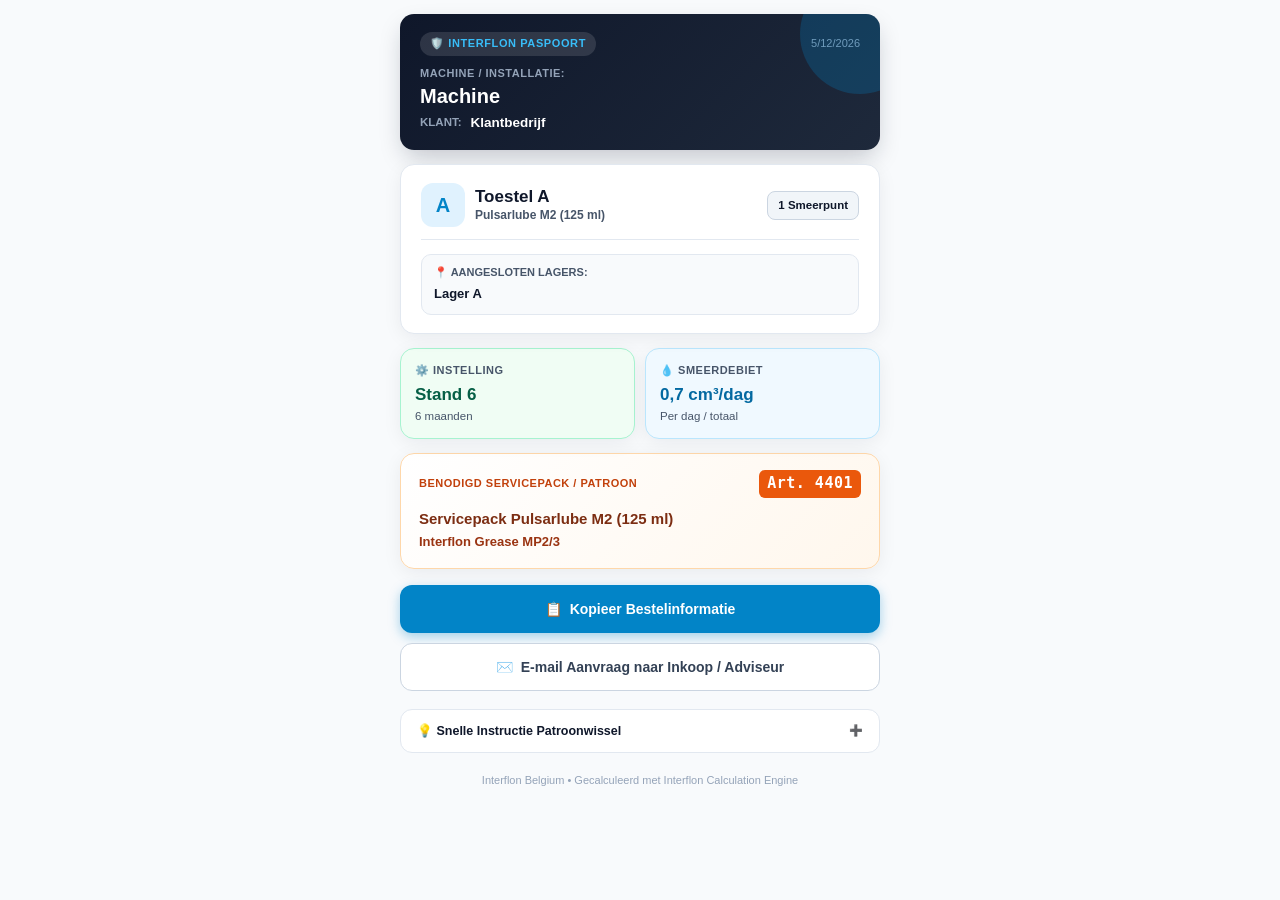
<file: paspoort.html>
<!DOCTYPE html>
<html lang="nl">
<head>
  <meta charset="UTF-8">
  <meta name="viewport" content="width=device-width, initial-scale=1.0, maximum-scale=1.0, user-scalable=no">
  <title>Interflon • Digitaal Smeerpaspoort</title>
  <style>
    :root {
      --primary: #0284c7;
      --primary-dark: #0369a1;
      --primary-light: #e0f2fe;
      --secondary: #059669;
      --secondary-light: #ecfdf5;
      --dark: #0f172a;
      --slate: #475569;
      --slate-light: #94a3b8;
      --bg: #f8fafc;
      --card: #ffffff;
      --border: #e2e8f0;
      --amber: #d97706;
      --amber-light: #fffbeb;
      --radius: 14px;
      --shadow: 0 4px 20px -2px rgba(15, 23, 42, 0.08);
    }

    * {
      box-sizing: border-box;
      margin: 0;
      padding: 0;
      -webkit-tap-highlight-color: transparent;
    }

    body {
      font-family: -apple-system, BlinkMacSystemFont, "Segoe UI", Roboto, Helvetica, Arial, sans-serif;
      background-color: var(--bg);
      color: var(--dark);
      padding: 14px;
      line-height: 1.45;
      display: flex;
      justify-content: center;
    }

    .passport-container {
      width: 100%;
      max-width: 480px;
      margin: 0 auto;
      padding-bottom: 30px;
    }

    /* Header */
    .header-card {
      background: linear-gradient(135deg, #0f172a 0%, #1e293b 100%);
      color: #ffffff;
      border-radius: var(--radius);
      padding: 18px 20px;
      margin-bottom: 14px;
      box-shadow: 0 10px 25px -5px rgba(15, 23, 42, 0.25);
      position: relative;
      overflow: hidden;
    }

    .header-card::before {
      content: "";
      position: absolute;
      top: -40px;
      right: -40px;
      width: 120px;
      height: 120px;
      background: rgba(2, 132, 199, 0.25);
      border-radius: 50%;
      pointer-events: none;
    }

    .brand-bar {
      display: flex;
      align-items: center;
      justify-content: space-between;
      margin-bottom: 10px;
    }

    .brand-badge {
      display: inline-flex;
      align-items: center;
      gap: 6px;
      background: rgba(255, 255, 255, 0.12);
      padding: 4px 10px;
      border-radius: 20px;
      font-size: 11px;
      font-weight: 700;
      letter-spacing: 0.6px;
      text-transform: uppercase;
      color: #38bdf8;
    }

    .header-date {
      font-size: 11px;
      color: #94a3b8;
    }

    .machine-title {
      font-size: 20px;
      font-weight: 800;
      color: #ffffff;
      line-height: 1.25;
      margin-bottom: 4px;
    }

    .company-sub {
      font-size: 13px;
      color: #cbd5e1;
      display: flex;
      align-items: center;
      gap: 6px;
    }

    /* Main Unit Highlight Card */
    .unit-hero-card {
      background: var(--card);
      border: 1.5px solid var(--border);
      border-radius: var(--radius);
      padding: 18px 20px;
      margin-bottom: 14px;
      box-shadow: var(--shadow);
      position: relative;
    }

    .unit-hero-header {
      display: flex;
      align-items: center;
      justify-content: space-between;
      border-bottom: 1px solid var(--border);
      padding-bottom: 12px;
      margin-bottom: 14px;
    }

    .unit-hero-name {
      display: flex;
      align-items: center;
      gap: 10px;
    }

    .unit-icon-box {
      width: 44px;
      height: 44px;
      border-radius: 12px;
      background: var(--primary-light);
      color: var(--primary);
      display: flex;
      align-items: center;
      justify-content: center;
      font-size: 20px;
      font-weight: 900;
      flex-shrink: 0;
    }

    .unit-main-label {
      font-size: 17px;
      font-weight: 800;
      color: var(--dark);
      line-height: 1.2;
    }

    .unit-sub-type {
      font-size: 12px;
      color: var(--slate);
      font-weight: 600;
    }

    .badge-points {
      background: #f1f5f9;
      color: var(--dark);
      padding: 5px 10px;
      border-radius: 8px;
      font-size: 11.5px;
      font-weight: 700;
      white-space: nowrap;
      border: 1px solid #cbd5e1;
    }

    /* Grid cards for settings & refill */
    .info-grid {
      display: grid;
      grid-template-columns: 1fr 1fr;
      gap: 10px;
      margin-bottom: 14px;
    }

    .info-card {
      background: var(--card);
      border: 1.5px solid var(--border);
      border-radius: var(--radius);
      padding: 14px;
      box-shadow: var(--shadow);
      display: flex;
      flex-direction: column;
      justify-content: space-between;
    }

    .info-card-header {
      font-size: 11px;
      font-weight: 700;
      color: var(--slate);
      text-transform: uppercase;
      letter-spacing: 0.5px;
      margin-bottom: 6px;
      display: flex;
      align-items: center;
      gap: 5px;
    }

    .info-card-value {
      font-size: 17px;
      font-weight: 800;
      color: var(--dark);
      line-height: 1.2;
      margin-bottom: 2px;
    }

    .info-card-sub {
      font-size: 11.5px;
      color: var(--slate);
    }

    .card-highlight-green {
      border-color: #a7f3d0;
      background: #f0fdf4;
    }
    .card-highlight-green .info-card-value {
      color: #065f46;
    }

    .card-highlight-blue {
      border-color: #bae6fd;
      background: #f0f9ff;
    }
    .card-highlight-blue .info-card-value {
      color: #0369a1;
    }

    /* Smeerpunten lijst */
    .bearings-box {
      background: #f8fafc;
      border: 1px solid var(--border);
      border-radius: 10px;
      padding: 10px 12px;
      margin-top: 12px;
    }

    .bearings-label {
      font-size: 11px;
      font-weight: 700;
      color: var(--slate);
      text-transform: uppercase;
      margin-bottom: 4px;
      display: flex;
      align-items: center;
      gap: 4px;
    }

    .bearings-list {
      font-size: 13px;
      font-weight: 700;
      color: var(--dark);
    }

    /* Refill Card with Article nr */
    .refill-card {
      background: linear-gradient(135deg, #ffffff 0%, #fff7ed 100%);
      border: 1.5px solid #fed7aa;
      border-radius: var(--radius);
      padding: 16px 18px;
      margin-bottom: 16px;
      box-shadow: var(--shadow);
    }

    .refill-header {
      display: flex;
      align-items: center;
      justify-content: space-between;
      margin-bottom: 10px;
    }

    .refill-tag {
      font-size: 11px;
      font-weight: 800;
      color: #c2410c;
      text-transform: uppercase;
      letter-spacing: 0.5px;
      display: flex;
      align-items: center;
      gap: 5px;
    }

    .art-badge {
      background: #ea580c;
      color: #ffffff;
      font-family: monospace;
      font-size: 15px;
      font-weight: 800;
      padding: 3px 8px;
      border-radius: 6px;
      letter-spacing: 0.5px;
    }

    .refill-title {
      font-size: 15px;
      font-weight: 800;
      color: #7c2d12;
      margin-bottom: 3px;
    }

    .refill-grease {
      font-size: 13px;
      color: #9a3412;
      font-weight: 600;
    }

    /* Action Buttons */
    .action-group {
      display: flex;
      flex-direction: column;
      gap: 10px;
      margin-bottom: 18px;
    }

    .btn {
      width: 100%;
      height: 48px;
      border-radius: 12px;
      border: none;
      font-size: 14px;
      font-weight: 700;
      display: flex;
      align-items: center;
      justify-content: center;
      gap: 8px;
      cursor: pointer;
      transition: all 0.15s ease;
      text-decoration: none;
      box-sizing: border-box;
    }

    .btn-primary {
      background: #0284c7;
      color: #ffffff;
      box-shadow: 0 4px 12px rgba(2, 132, 199, 0.35);
    }
    .btn-primary:active {
      background: #0369a1;
      transform: scale(0.98);
    }

    .btn-secondary {
      background: #ffffff;
      border: 1.5px solid #cbd5e1;
      color: #334155;
    }
    .btn-secondary:active {
      background: #f1f5f9;
      transform: scale(0.98);
    }

    .btn-schema {
      background: linear-gradient(135deg, #0f172a 0%, #1e293b 100%);
      color: #38bdf8;
      border: 1.5px solid #0284c7;
      box-shadow: 0 4px 14px rgba(2, 132, 199, 0.25);
    }
    .btn-schema:hover {
      background: #1e293b;
      color: #7dd3fc;
    }
    .btn-schema:active {
      transform: scale(0.98);
      background: #090e17;
    }

    /* Toast */
    #toast {
      position: fixed;
      bottom: 20px;
      left: 50%;
      transform: translateX(-50%) translateY(100px);
      background: #0f172a;
      color: #ffffff;
      padding: 12px 20px;
      border-radius: 30px;
      font-size: 13px;
      font-weight: 700;
      box-shadow: 0 10px 25px rgba(0, 0, 0, 0.3);
      display: flex;
      align-items: center;
      gap: 8px;
      opacity: 0;
      transition: all 0.25s cubic-bezier(0.16, 1, 0.3, 1);
      z-index: 1000;
      pointer-events: none;
      white-space: nowrap;
    }
    #toast.show {
      transform: translateX(-50%) translateY(0);
      opacity: 1;
    }

    /* Accordion / Info */
    details {
      background: #ffffff;
      border: 1px solid var(--border);
      border-radius: 12px;
      padding: 12px 16px;
      margin-bottom: 12px;
      font-size: 12.5px;
      color: var(--slate);
    }
    summary {
      font-weight: 700;
      color: var(--dark);
      cursor: pointer;
      list-style: none;
      display: flex;
      align-items: center;
      justify-content: space-between;
    }
    summary::-webkit-details-marker {
      display: none;
    }
    summary::after {
      content: "➕";
      font-size: 11px;
    }
    details[open] summary::after {
      content: "➖";
    }
    details[open] summary {
      margin-bottom: 8px;
    }
    details ol {
      padding-left: 20px;
      margin-top: 6px;
    }
    details li {
      margin-bottom: 4px;
    }

    .footer-note {
      text-align: center;
      font-size: 11px;
      color: var(--slate-light);
      margin-top: 20px;
    }
  </style>
</head>
<body>

  <div class="passport-container">
    
    <!-- 1. Header Card -->
    <div class="header-card">
      <div class="brand-bar">
        <span class="brand-badge">🛡️ Interflon Paspoort</span>
        <span class="header-date" id="passDate">16/09/2026</span>
      </div>
      <div style="font-size: 11px; font-weight: 700; color: #94a3b8; text-transform: uppercase; letter-spacing: 0.5px; margin-top: 8px;">Machine / Installatie:</div>
      <h1 class="machine-title" id="passMachine" style="margin-top: 2px;">Machine</h1>
      <div class="company-sub" style="margin-top: 4px;">
        <span style="font-size: 11.5px; font-weight: 700; color: #94a3b8; text-transform: uppercase;">Klant:</span>
        <strong id="passCompany" style="color: #ffffff; font-size: 13.5px; margin-left: 3px;">Klantbedrijf</strong>
      </div>
    </div>

    <!-- 2. Unit Main Card -->
    <div class="unit-hero-card">
      <div class="unit-hero-header">
        <div class="unit-hero-name">
          <div class="unit-icon-box" id="passUnitIcon">A</div>
          <div>
            <div class="unit-main-label" id="passUnitName">Toestel A</div>
            <div class="unit-sub-type" id="passSysType">Pulsarlube M2 (125 ml)</div>
          </div>
        </div>
        <div class="badge-points" id="passPointsBadge">1 Smeerpunt</div>
      </div>

      <!-- Smeerpunten -->
      <div class="bearings-box">
        <div class="bearings-label">📍 Aangesloten lagers:</div>
        <div class="bearings-list" id="passBearingsList">Lager A</div>
      </div>
    </div>

    <!-- 3. Grid for Setting & Delivery Rate -->
    <div class="info-grid">
      <div class="info-card card-highlight-green">
        <div class="info-card-header">
          <span>⚙️ Instelling</span>
        </div>
        <div class="info-card-value" id="passSettingVal">Stand 6</div>
        <div class="info-card-sub" id="passSettingSub">6 Maanden interval</div>
      </div>

      <div class="info-card card-highlight-blue">
        <div class="info-card-header">
          <span>💧 Smeerdebiet</span>
        </div>
        <div class="info-card-value" id="passRateVal">0,7 cm³</div>
        <div class="info-card-sub">Per dag / totaal</div>
      </div>
    </div>

    <!-- 4. Refill / Servicepack Card -->
    <div class="refill-card" id="passRefillCard">
      <div class="refill-header">
        <span class="refill-tag" id="passRefillTag">📦 Benodigd Servicepack / Patroon</span>
        <span class="art-badge" id="passArtBadge"><span id="passArtNr">Art. 4401</span></span>
      </div>
      <div id="passRefillSingleContent">
        <div class="refill-title" id="passRefillTitle">Servicepack Pulsarlube M2 (125 ml)</div>
        <div class="refill-grease" id="passGreaseName">Interflon Grease MP2/3</div>
      </div>
      <div id="passRefillMultiContent" style="display: none; flex-direction: column; gap: 8px; margin-top: 6px;"></div>
    </div>

    <!-- 5. Action Buttons for Maintenance Tech -->
    <div class="action-group">
      <button type="button" class="btn btn-schema" id="btnOpenSchema" onclick="openMachineSchema()" style="display: none;">
        <span style="font-size: 18px;">📐</span>
        <span>Machineraster (Schema) Bekijken</span>
      </button>

      <button type="button" class="btn btn-primary" onclick="copyOrderDetails()">
        <span>📋</span>
        <span>Kopieer Bestelinformatie</span>
      </button>

      <button type="button" class="btn btn-secondary" onclick="emailRefillRequest()">
        <span>✉️</span>
        <span>E-mail Aanvraag naar Inkoop / Adviseur</span>
      </button>
    </div>

    <!-- 6. Quick Instructions Accordion -->
    <details>
      <summary>💡 Snelle Instructie Patroonwissel</summary>
      <ol>
        <li>Schakel de unit uit en schroef het lege patroon los.</li>
        <li>Controleer de batterij / batterijpack en vervang deze indien meegeleverd.</li>
        <li>Draai de beschermdop van het nieuwe Interflon patroon en controleer op vetdoorloop.</li>
        <li>Schroef het nieuwe patroon handvast op het toestel. <strong>Belangrijk:</strong> Zorg hierbij dat je door middel van lichte druk op de vetbalg alle lucht ter hoogte van de opening wegduwt.</li>
        <li>Druk 2 seconden op TEST of ontlucht tot er vers vet uit de testpoort komt.</li>
        <li>Controleer dat de draaiknop / dipswitch op de aangegeven stand staat.</li>
      </ol>
    </details>

    <div class="footer-note">
      Interflon Belgium • Gecalculeerd met Interflon Calculation Engine
    </div>

  </div>

  <!-- Toast notification -->
  <div id="toast">
    <span>✓</span>
    <span id="toastMsg">Gekopieerd naar klembord!</span>
  </div>

  <script>
    // Known standard servicepack & navulunit lookup dictionary
    const KNOWN_SERVICEPACKS = {
      // Pulsarlube 250ml
      "4401": { name: "Servicepack Pulsarlube M2 (250 ml)", cap: 250, model: "Pulsarlube M2", grease: "Interflon Grease MP2/3" },
      "4415": { name: "Servicepack Pulsarlube M2 (250 ml)", cap: 250, model: "Pulsarlube M2", grease: "Interflon Grease LT2" },
      "4418": { name: "Servicepack Pulsarlube M2 (250 ml)", cap: 250, model: "Pulsarlube M2", grease: "Interflon Grease HD2" },
      "4407": { name: "Servicepack Pulsarlube M2 (250 ml)", cap: 250, model: "Pulsarlube M2", grease: "Interflon Grease LS1/2" },
      "4403": { name: "Servicepack Pulsarlube M2 (250 ml)", cap: 250, model: "Pulsarlube M2", grease: "Interflon Grease LS2" },
      "4406": { name: "Servicepack Pulsarlube M2 (250 ml)", cap: 250, model: "Pulsarlube M2", grease: "Interflon Grease HTG" },

      // Pulsarlube 125ml / 120ml
      "4201": { name: "Servicepack Pulsarlube M2 (125 ml)", cap: 125, model: "Pulsarlube M2", grease: "Interflon Grease MP2/3" },
      "4208": { name: "Servicepack Pulsarlube M2 (125 ml)", cap: 125, model: "Pulsarlube M2", grease: "Interflon Grease LT2" },
      "4209": { name: "Servicepack Pulsarlube M2 (125 ml)", cap: 125, model: "Pulsarlube M2", grease: "Interflon Grease HD2" },
      "4207": { name: "Servicepack Pulsarlube M2 (125 ml)", cap: 125, model: "Pulsarlube M2", grease: "Interflon Grease LS1/2" },
      "4203": { name: "Servicepack Pulsarlube M2 (125 ml)", cap: 125, model: "Pulsarlube M2", grease: "Interflon Grease LS2" },
      "4206": { name: "Servicepack Pulsarlube M2 (125 ml)", cap: 125, model: "Pulsarlube M2", grease: "Interflon Grease HTG" },
      "4205": { name: "Servicepack Pulsarlube M2 (125 ml)", cap: 125, model: "Pulsarlube M2", grease: "Interflon Grease EP" },
      "4202": { name: "Servicepack Pulsarlube M2 (125 ml)", cap: 125, model: "Pulsarlube M2", grease: "Interflon Grease MP00" },

      // Pulsarlube 60ml
      "4419": { name: "Servicepack Pulsarlube M2 (60 ml)", cap: 60, model: "Pulsarlube M2", grease: "Interflon Grease MP2/3" },
      "4210": { name: "Servicepack Pulsarlube M2 (60 ml)", cap: 60, model: "Pulsarlube M2", grease: "Interflon Grease LT2" },

      // Pulsarlube 500ml
      "4408": { name: "Servicepack Pulsarlube M2 (500 ml)", cap: 500, model: "Pulsarlube M2", grease: "Interflon Grease MP2/3" },
      "4416": { name: "Servicepack Pulsarlube M2 (500 ml)", cap: 500, model: "Pulsarlube M2", grease: "Interflon Grease HD2" },
      "4412": { name: "Servicepack Pulsarlube M2 (500 ml)", cap: 500, model: "Pulsarlube M2", grease: "Interflon Grease HTG" },

      // Single Point
      "1061": { name: "Single Point Navulunit (125 ml)", cap: 125, model: "Single Point", grease: "Interflon Grease MP2/3" },
      "1083": { name: "Single Point Navulunit (125 ml)", cap: 125, model: "Single Point", grease: "Interflon Grease LT2" },
      "1081": { name: "Single Point Navulunit (125 ml)", cap: 125, model: "Single Point", grease: "Interflon Grease HD2" },
      "1086": { name: "Single Point Navulunit (125 ml)", cap: 125, model: "Single Point", grease: "Interflon Grease LS1/2" },
      "1065": { name: "Single Point Navulunit (125 ml)", cap: 125, model: "Single Point", grease: "Interflon Grease EP" },
      "1071": { name: "Single Point Navulunit (60 ml)", cap: 60, model: "Single Point", grease: "Interflon Grease MP2/3" },
      "1078": { name: "Single Point Navulunit (60 ml)", cap: 60, model: "Single Point", grease: "Interflon Grease LT2" },
      "1079": { name: "Single Point Navulunit (60 ml)", cap: 60, model: "Single Point", grease: "Interflon Grease HD2" },
      "1049": { name: "Single Point Navulunit (60 ml)", cap: 60, model: "Single Point", grease: "Interflon Grease LS1/2" },
      "1087": { name: "Single Point Navulunit (250 ml)", cap: 250, model: "Single Point", grease: "Interflon Grease MP2/3" },
      "1051": { name: "Single Point Navulunit (30 ml)", cap: 30, model: "Single Point", grease: "Interflon Grease MP2/3" },
      "1082": { name: "Single Point Navulunit (15 ml)", cap: 15, model: "Single Point", grease: "Interflon Grease MP2/3" }
    };

    let currentPacks = [];

    // 1. Data Decoder
    let currentData = {
      m: "Machine",
      c: "Klantbedrijf",
      u: "Toestel A",
      t: "pulsarlube_m2",
      cap: 125,
      g: "Interflon Grease MP2/3",
      art: "4401",
      p: "Stand 6 (6 maanden)",
      v: "0,7 cm³/dag",
      l: "Lager A",
      d: new Date().toLocaleDateString('nl-BE')
    };

    function decodePayload() {
      try {
        let hash = window.location.hash;
        if (hash.startsWith('#')) hash = hash.substring(1);
        if (hash.startsWith('data=')) hash = hash.substring(5);

        if (hash) {
          // Decode URL-safe base64
          let base64 = hash.replace(/-/g, '+').replace(/_/g, '/');
          while (base64.length % 4) base64 += '=';
          const jsonStr = decodeURIComponent(escape(atob(base64)));
          const parsed = JSON.parse(jsonStr);
          if (parsed && typeof parsed === 'object') {
            currentData = Object.assign(currentData, parsed);
          }
        } else {
          // Fallback to URL search parameters
          const params = new URLSearchParams(window.location.search);
          if (params.has('m')) currentData.m = params.get('m');
          if (params.has('c')) currentData.c = params.get('c');
          if (params.has('u')) currentData.u = params.get('u');
          if (params.has('t')) currentData.t = params.get('t');
          if (params.has('cap')) currentData.cap = parseInt(params.get('cap'), 10) || currentData.cap;
          if (params.has('g')) currentData.g = params.get('g');
          if (params.has('art')) currentData.art = params.get('art');
          if (params.has('p')) currentData.p = params.get('p');
          if (params.has('v')) currentData.v = params.get('v');
          if (params.has('l')) currentData.l = params.get('l');
          if (params.has('d')) currentData.d = params.get('d');
        }
      } catch (err) {
        console.warn('Fout bij decoderen smeerpaspoort data:', err);
      }
    }

    function renderPassport() {
      decodePayload();

      // Populate DOM elements
      document.getElementById('passMachine').textContent = currentData.m || 'Machine';
      document.getElementById('passCompany').textContent = currentData.c || 'Klantbedrijf';
      document.getElementById('passDate').textContent = currentData.d || new Date().toLocaleDateString('nl-BE');
      document.getElementById('passUnitName').textContent = currentData.u || 'Smeerunit';
      
      // Extract clean unit identifier (e.g. "Toestel B" -> "B", "Unit 1" -> "1")
      function getUnitShortId(unitName) {
        if (!unitName) return "U";
        const str = unitName.trim();
        const prefixMatch = str.match(/\b(?:toestel|unit|pomp|smeerunit|punt)\s+([A-Za-z0-9]+)$/i);
        if (prefixMatch && prefixMatch[1]) return prefixMatch[1].toUpperCase();
        if (str.length <= 3) return str.toUpperCase();
        const parts = str.split(/\s+/);
        const last = parts[parts.length - 1];
        if (last.length <= 3 && /^[A-Za-z0-9]+$/.test(last)) return last.toUpperCase();
        return str.substring(0, 2).toUpperCase();
      }
      document.getElementById('passUnitIcon').textContent = getUnitShortId(currentData.u || 'A');

      // System Type
      let sysName = "Smeertoestel";
      if (currentData.isCentral || currentData.u === "Centraal Smeeroverzicht") {
        sysName = currentData.devTypeLabel || (currentData.t === 'single_point' ? 'Single Point Smeersysteem' : 'Pulsarlube Automatisch Smeersysteem');
      } else if (currentData.t === 'single_point') {
        sysName = `Single Point Lubricator (${currentData.cap || 125} ml)`;
      } else if (currentData.t === 'pulsarlube_m2') {
        sysName = `Pulsarlube M2 (${currentData.cap || 125} ml)`;
      } else if (currentData.t === 'pulsarlube_msp_ac') {
        sysName = `Pulsarlube MSP AC (${currentData.cap || 125} ml)`;
      } else if (currentData.t === 'pulsarlube_msp_dc' || currentData.t === 'pulsarlube_msp') {
        sysName = `Pulsarlube MSP DC (${currentData.cap || 125} ml)`;
      } else if (currentData.t === 'pulsarlube_plc') {
        sysName = `Pulsarlube PLC (${currentData.cap || 125} ml)`;
      } else if (currentData.t === 'mixed') {
        sysName = currentData.devTypeLabel || 'Pulsarlube Automatisch Smeersysteem';
      } else {
        sysName = `${currentData.t || 'Pulsarlube'} (${currentData.cap || 125} ml)`;
      }
      document.getElementById('passSysType').textContent = sysName;

      // Bearings
      const bList = currentData.l || 'Aangesloten lagers';
      document.getElementById('passBearingsList').textContent = bList;
      const bCount = bList.split(',').length;
      document.getElementById('passPointsBadge').textContent = `${bCount} ${bCount === 1 ? 'Smeerpunt' : 'Smeerpunten'}`;

      // Setting
      let setVal = currentData.p || 'Stand 6';
      let setSub = 'Smeerinterval';
      if (setVal.includes('(')) {
        const parts = setVal.split('(');
        setVal = parts[0].trim();
        setSub = parts[1].replace(')', '').trim();
      }
      document.getElementById('passSettingVal').textContent = setVal;
      document.getElementById('passSettingSub').textContent = setSub;

      // Delivery Rate
      document.getElementById('passRateVal').textContent = currentData.v || '-';

      // Refill & Servicepack Resolution
      let packs = [];
      if (Array.isArray(currentData.sp) && currentData.sp.length > 0) {
        packs = currentData.sp.map(item => {
          let art = item.art;
          let cap = item.cap || 125;
          let grease = item.g || currentData.g || 'Interflon Grease MP2/3';
          let title = '';
          if (item.t === 'single_point') {
            title = `Single Point Navulunit (${cap} ml)`;
          } else {
            let modelName = 'Pulsarlube M2';
            if (item.t === 'pulsarlube_msp_ac') modelName = 'Pulsarlube MSP AC';
            else if (item.t === 'pulsarlube_msp_dc' || item.t === 'pulsarlube_msp') modelName = 'Pulsarlube MSP DC';
            else if (item.t === 'pulsarlube_plc') modelName = 'Pulsarlube PLC';
            else if (item.label) modelName = item.label.replace(/\s*\d+\s*ml/i, '').trim();
            title = `Servicepack ${modelName} (${cap} ml)`;
          }
          const unitsLabel = (item.units && Array.isArray(item.units) && item.units.length > 0)
            ? item.units.join(', ')
            : (item.count ? `${item.count} unit${item.count > 1 ? 's' : ''}` : '');
          return { art, cap, title, grease, unitsLabel };
        });
      } else {
        const rawArt = String(currentData.art || '').trim();
        const artList = rawArt ? rawArt.split(',').map(s => s.trim()).filter(Boolean) : [];
        if (artList.length > 1) {
          packs = artList.map(art => {
            const known = KNOWN_SERVICEPACKS[art];
            let cap = known ? known.cap : ((art === '4401') ? 250 : ((art === '4201') ? 125 : ((art === '4419') ? 60 : ((art === '4408') ? 500 : (currentData.cap || 125)))));
            let isSp = (currentData.t === 'single_point') || (known && known.model === 'Single Point');
            let modelName = 'Pulsarlube M2';
            if (currentData.t === 'pulsarlube_msp_ac') modelName = 'Pulsarlube MSP AC';
            else if (currentData.t === 'pulsarlube_msp_dc' || currentData.t === 'pulsarlube_msp') modelName = 'Pulsarlube MSP DC';
            else if (currentData.t === 'pulsarlube_plc') modelName = 'Pulsarlube PLC';
            else if (known && known.model) modelName = known.model;

            let title = isSp
              ? `Single Point Navulunit (${cap} ml)`
              : `Servicepack ${modelName} (${cap} ml)`;
            let grease = (known && known.grease) ? known.grease : (currentData.g || 'Interflon Grease MP2/3');
            return { art, cap, title, grease, unitsLabel: '' };
          });
        }
      }

      currentPacks = packs;

      const singleContent = document.getElementById('passRefillSingleContent');
      const multiContent = document.getElementById('passRefillMultiContent');
      const tagEl = document.getElementById('passRefillTag');
      const badgeEl = document.getElementById('passArtBadge');
      const artNrEl = document.getElementById('passArtNr');

      if (packs.length > 1) {
        if (tagEl) tagEl.textContent = "Benodigde Servicepacks / Patronen";
        if (badgeEl) badgeEl.style.display = "none";
        if (singleContent) singleContent.style.display = "none";
        if (multiContent) {
          multiContent.style.display = "flex";
          multiContent.innerHTML = packs.map(p => `
            <div style="display: flex; align-items: center; justify-content: space-between; gap: 10px; background: rgba(255, 255, 255, 0.88); border: 1.5px solid #fed7aa; border-radius: 8px; padding: 9px 12px; box-shadow: 0 1px 3px rgba(0,0,0,0.04);">
              <div style="min-width: 0; flex: 1;">
                <div style="font-size: 13.5px; font-weight: 800; color: #7c2d12; line-height: 1.25;">
                  ${p.title}
                </div>
                <div style="font-size: 11px; color: #9a3412; font-weight: 600; margin-top: 2px;">
                  ${p.grease}${p.unitsLabel ? ` &bull; <span style="color: #c2410c; font-weight: 700;">${p.unitsLabel}</span>` : ''}
                </div>
              </div>
              <div style="flex-shrink: 0;">
                <span class="art-badge" style="font-size: 13px; padding: 3px 8px; display: inline-block;">Art. ${p.art}</span>
              </div>
            </div>
          `).join('');
        }
      } else {
        if (tagEl) tagEl.textContent = "Benodigd Servicepack / Patroon";
        if (badgeEl) badgeEl.style.display = "inline-flex";
        if (singleContent) singleContent.style.display = "block";
        if (multiContent) multiContent.style.display = "none";

        let singleArt = currentData.art;
        if (!singleArt || singleArt === "Op aanvraag" || singleArt === "Manueel") {
          const c = parseInt(currentData.cap, 10) || 125;
          if (currentData.t === "single_point") {
            singleArt = (c === 60) ? "1071" : ((c === 250) ? "1087" : "1061");
          } else {
            singleArt = (c === 250) ? "4401" : ((c === 60) ? "4419" : ((c === 500) ? "4408" : "4201"));
          }
        }
        currentData.art = singleArt;
        if (artNrEl) artNrEl.textContent = `Art. ${singleArt}`;
        document.getElementById('passRefillTitle').textContent = (currentData.t === 'single_point')
          ? `Single Point Navulunit (${currentData.cap || 125} ml)`
          : `Servicepack ${sysName}`;
        document.getElementById('passGreaseName').textContent = currentData.g || 'Interflon Grease MP2/3';
      }

      // Schema button visibility for Central Machine Sticker or when raster data exists
      const btnSchema = document.getElementById('btnOpenSchema');
      if (btnSchema) {
        const hasSchema = !!(currentData.isCentral || currentData.u === "Centraal Smeeroverzicht" || currentData.r || currentData.raster);
        btnSchema.style.display = hasSchema ? 'flex' : 'none';
      }

      document.title = `${currentData.m} • ${currentData.u} • Interflon Paspoort`;
    }

    function openMachineSchema() {
      let url = 'schema.html';
      if (window.location.hash) {
        url += window.location.hash;
      } else if (window.location.search) {
        url += window.location.search;
      }
      window.open(url, '_blank');
    }

    function showToast(msg) {
      const toast = document.getElementById('toast');
      const toastMsg = document.getElementById('toastMsg');
      if (toastMsg) toastMsg.textContent = msg;
      toast.classList.add('show');
      setTimeout(() => {
        toast.classList.remove('show');
      }, 2800);
    }

    function copyOrderDetails() {
      let itemsText = "";
      if (currentPacks && currentPacks.length > 1) {
        itemsText = "Benodigde Servicepacks:\n" + currentPacks.map((p, idx) => 
          `  ${idx + 1}. Art. ${p.art} — ${p.title} (${p.grease})${p.unitsLabel ? ' [' + p.unitsLabel + ']' : ''}`
        ).join("\n");
      } else {
        const title = document.getElementById('passRefillTitle') ? document.getElementById('passRefillTitle').textContent : 'Servicepack';
        itemsText = `Artikel: Art. ${currentData.art} (${title})\nSmeermiddel: ${currentData.g} (${currentData.cap} ml)`;
      }

      const text = `INTERFLON SMEERPASPOORT BESTELREGEL:
Machine: ${currentData.m} (${currentData.c})
Toestel / Systeem: ${currentData.u}
Aangesloten op: ${currentData.l}
Instelling: ${currentData.p}

${itemsText}`;

      if (navigator.clipboard && navigator.clipboard.writeText) {
        navigator.clipboard.writeText(text).then(() => {
          showToast("✓ Gekopieerd naar klembord!");
        }).catch(() => {
          fallbackCopy(text);
        });
      } else {
        fallbackCopy(text);
      }
    }

    function fallbackCopy(text) {
      const ta = document.createElement('textarea');
      ta.value = text;
      document.body.appendChild(ta);
      ta.select();
      document.execCommand('copy');
      document.body.removeChild(ta);
      showToast("✓ Gekopieerd naar klembord!");
    }

    function emailRefillRequest() {
      let emailItems = "";
      if (currentPacks && currentPacks.length > 1) {
        emailItems = currentPacks.map(p => 
          `- Art. ${p.art}: ${p.title} (${p.grease})${p.unitsLabel ? ' - ' + p.unitsLabel : ''}`
        ).join("\n");
      } else {
        const title = document.getElementById('passRefillTitle') ? document.getElementById('passRefillTitle').textContent : 'Servicepack';
        emailItems = `- Artikelnummer: Art. ${currentData.art}
- Type: ${title}
- Smeermiddel: ${currentData.g} (${currentData.cap} ml)`;
      }

      const subject = encodeURIComponent(`Navulling aanvraag: ${currentData.m} - ${currentData.u} (${currentData.art})`);
      const body = encodeURIComponent(`Beste,

Graag een bestelling / offerte voor navulling van onderstaand smeersysteem:

Gewenste aantal eenheden: 

${emailItems}

- Machine: ${currentData.m}
- Systeem: ${currentData.u} (${currentData.p})
- Aangesloten lagers: ${currentData.l}
- Klant: ${currentData.c}

Met vriendelijke groet,`);

      window.location.href = `mailto:?subject=${subject}&body=${body}`;
    }

    window.addEventListener('DOMContentLoaded', renderPassport);
  </script>
</body>
</html>
</file>
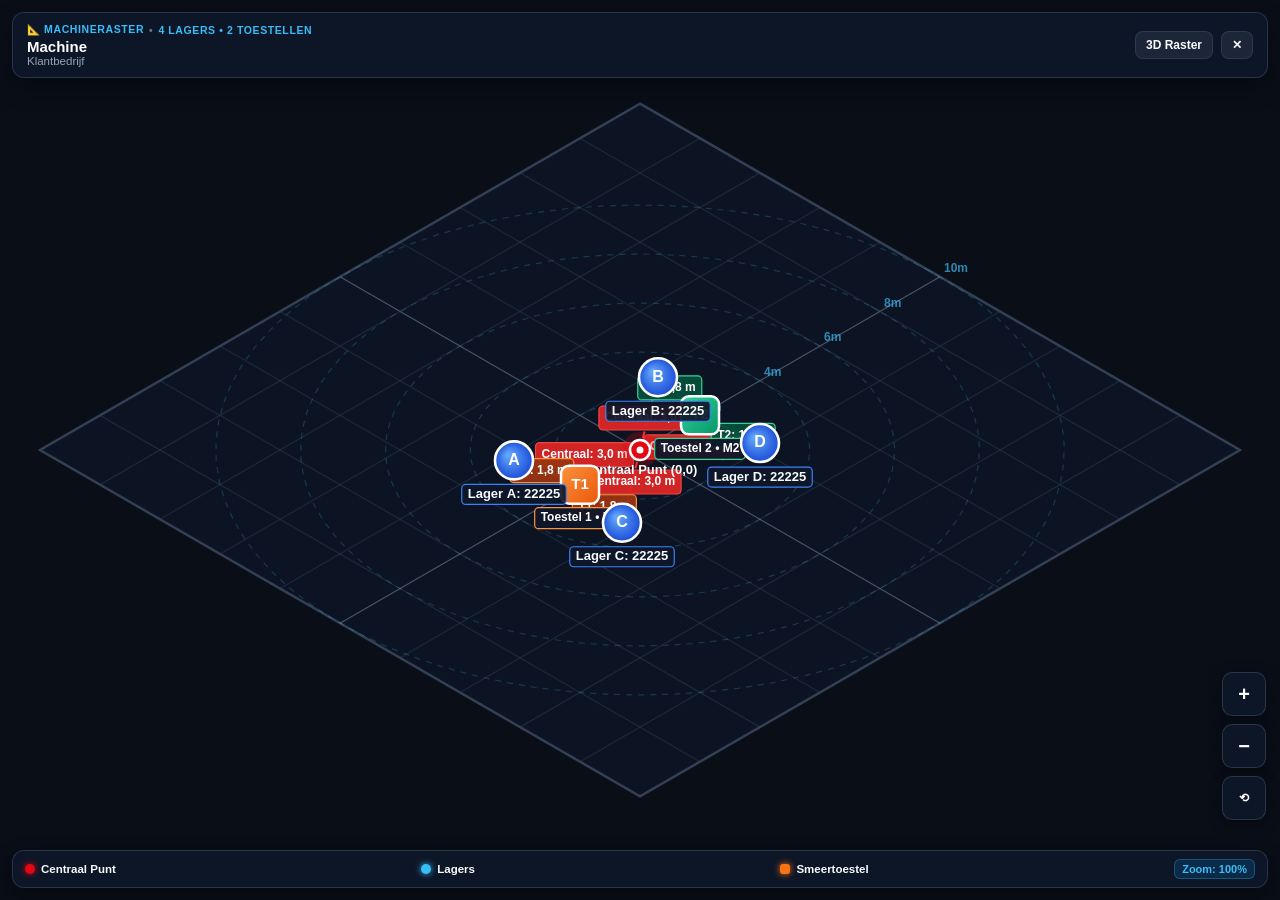
<file: schema.html>
<!DOCTYPE html>
<html lang="nl">
<head>
  <meta charset="UTF-8">
  <meta name="viewport" content="width=device-width, initial-scale=1.0, maximum-scale=5.0, user-scalable=yes">
  <title>Interflon • Machineraster & Opstelling</title>
  <style>
    :root {
      --bg: #090e17;
      --bg-panel: rgba(15, 23, 42, 0.92);
      --border: rgba(51, 65, 85, 0.75);
      --primary: #0284c7;
      --primary-light: #38bdf8;
      --accent: #E30613;
      --text: #f8fafc;
      --text-muted: #94a3b8;
    }

    * {
      box-sizing: border-box;
      margin: 0;
      padding: 0;
      -webkit-tap-highlight-color: transparent;
    }

    html, body {
      width: 100%;
      height: 100%;
      overflow: hidden;
      background-color: var(--bg);
      font-family: -apple-system, BlinkMacSystemFont, "Segoe UI", Roboto, Helvetica, Arial, sans-serif;
      color: var(--text);
      user-select: none;
      -webkit-user-select: none;
      touch-action: none;
    }

    #canvasContainer {
      position: absolute;
      top: 0;
      left: 0;
      width: 100%;
      height: 100%;
      z-index: 1;
    }

    canvas {
      display: block;
      width: 100%;
      height: 100%;
    }

    /* Top Floating Header */
    .top-bar {
      position: absolute;
      top: 12px;
      left: 12px;
      right: 12px;
      z-index: 10;
      display: flex;
      align-items: center;
      justify-content: space-between;
      gap: 12px;
      background: var(--bg-panel);
      backdrop-filter: blur(10px);
      -webkit-backdrop-filter: blur(10px);
      border: 1px solid var(--border);
      border-radius: 12px;
      padding: 10px 14px;
      box-shadow: 0 10px 25px -5px rgba(0, 0, 0, 0.5);
      pointer-events: auto;
    }

    .header-left {
      display: flex;
      flex-direction: column;
      min-width: 0;
    }

    .header-badge {
      display: inline-flex;
      align-items: center;
      gap: 5px;
      font-size: 10.5px;
      font-weight: 800;
      letter-spacing: 0.6px;
      text-transform: uppercase;
      color: var(--primary-light);
      margin-bottom: 2px;
    }

    .machine-title {
      font-size: 15px;
      font-weight: 800;
      color: #ffffff;
      white-space: nowrap;
      overflow: hidden;
      text-overflow: ellipsis;
    }

    .company-name {
      font-size: 11.5px;
      color: var(--text-muted);
      white-space: nowrap;
      overflow: hidden;
      text-overflow: ellipsis;
    }

    .header-right {
      display: flex;
      align-items: center;
      gap: 8px;
      flex-shrink: 0;
    }

    .btn-icon {
      background: rgba(30, 41, 59, 0.9);
      border: 1px solid var(--border);
      color: var(--text);
      border-radius: 8px;
      padding: 6px 10px;
      font-size: 12px;
      font-weight: 700;
      cursor: pointer;
      display: inline-flex;
      align-items: center;
      gap: 4px;
      transition: all 0.15s ease;
      text-decoration: none;
    }
    .btn-icon:active {
      background: var(--primary);
      color: #ffffff;
      transform: scale(0.96);
    }

    /* Floating On-Screen Controls */
    .controls-panel {
      position: absolute;
      right: 14px;
      bottom: 80px;
      z-index: 10;
      display: flex;
      flex-direction: column;
      gap: 8px;
      pointer-events: auto;
    }

    .ctrl-btn {
      width: 44px;
      height: 44px;
      background: var(--bg-panel);
      backdrop-filter: blur(8px);
      -webkit-backdrop-filter: blur(8px);
      border: 1.5px solid var(--border);
      border-radius: 10px;
      color: #ffffff;
      font-size: 20px;
      font-weight: 800;
      display: flex;
      align-items: center;
      justify-content: center;
      cursor: pointer;
      box-shadow: 0 4px 14px rgba(0, 0, 0, 0.4);
      transition: all 0.15s ease;
    }
    .ctrl-btn:active {
      background: var(--primary);
      border-color: var(--primary-light);
      transform: scale(0.92);
    }
    .ctrl-btn-small {
      font-size: 12px;
      font-weight: 800;
      letter-spacing: 0.5px;
    }

    /* Bottom Legend Bar */
    .legend-bar {
      position: absolute;
      bottom: 12px;
      left: 12px;
      right: 12px;
      z-index: 10;
      background: var(--bg-panel);
      backdrop-filter: blur(10px);
      -webkit-backdrop-filter: blur(10px);
      border: 1px solid var(--border);
      border-radius: 12px;
      padding: 8px 12px;
      display: flex;
      align-items: center;
      justify-content: space-between;
      gap: 10px;
      font-size: 11.5px;
      box-shadow: 0 8px 20px rgba(0, 0, 0, 0.4);
      pointer-events: auto;
      overflow-x: auto;
      white-space: nowrap;
    }

    .legend-item {
      display: inline-flex;
      align-items: center;
      gap: 6px;
      color: var(--text);
      font-weight: 600;
    }

    .legend-dot {
      width: 10px;
      height: 10px;
      border-radius: 50%;
      flex-shrink: 0;
    }
    .dot-red { background: #E30613; box-shadow: 0 0 6px #E30613; }
    .dot-blue { background: #38bdf8; box-shadow: 0 0 6px #38bdf8; }
    .dot-orange { background: #f97316; border-radius: 3px; box-shadow: 0 0 6px #f97316; }

    .zoom-badge {
      font-size: 11px;
      font-weight: 700;
      color: var(--primary-light);
      background: rgba(2, 132, 199, 0.2);
      padding: 3px 7px;
      border-radius: 6px;
      border: 1px solid rgba(56, 189, 248, 0.3);
      flex-shrink: 0;
    }

    /* Detail Card Modal when Node is Tapped */
    #nodeDetailModal {
      position: absolute;
      bottom: 68px;
      left: 14px;
      right: 14px;
      max-width: 400px;
      margin: 0 auto;
      background: #0f172a;
      border: 1.5px solid var(--primary-light);
      border-radius: 14px;
      padding: 14px 16px;
      z-index: 20;
      box-shadow: 0 10px 30px rgba(0, 0, 0, 0.6);
      display: none;
      animation: slideUp 0.2s ease-out;
      pointer-events: auto;
    }

    @keyframes slideUp {
      from { transform: translateY(20px); opacity: 0; }
      to { transform: translateY(0); opacity: 1; }
    }

    .modal-header {
      display: flex;
      align-items: center;
      justify-content: space-between;
      margin-bottom: 8px;
    }
    .modal-title {
      font-size: 15px;
      font-weight: 800;
      color: #ffffff;
      display: flex;
      align-items: center;
      gap: 8px;
    }
    .modal-close {
      background: none;
      border: none;
      color: #94a3b8;
      font-size: 18px;
      cursor: pointer;
      padding: 2px 6px;
    }
    .modal-body {
      font-size: 12.5px;
      color: #cbd5e1;
      line-height: 1.5;
    }
  </style>
</head>
<body>

  <!-- Top Floating Header -->
  <header class="top-bar">
    <div class="header-left">
      <div class="header-badge">
        <span>📐 Machineraster</span>
        <span style="color: #64748b;">&bull;</span>
        <span id="schemaPointsSummary">Smeerplan</span>
      </div>
      <div class="machine-title" id="schemaMachine">Machine</div>
      <div class="company-name" id="schemaCompany">Klantbedrijf</div>
    </div>
    <div class="header-right">
      <button type="button" class="btn-icon" id="btnToggle3D" onclick="toggleLayoutMode()">
        <span id="viewModeLabel">3D Raster</span>
      </button>
      <button type="button" class="btn-icon" onclick="window.close()" title="Sluit venster">
        ✕
      </button>
    </div>
  </header>

  <!-- Interactive Canvas Viewport -->
  <div id="canvasContainer">
    <canvas id="schemaCanvas"></canvas>
  </div>

  <!-- On-Screen Controls for Mobile & Quick Interaction -->
  <div class="controls-panel">
    <button type="button" class="ctrl-btn" onclick="zoomIn()" title="Inzoomen">+</button>
    <button type="button" class="ctrl-btn" onclick="zoomOut()" title="Uitzoomen">−</button>
    <button type="button" class="ctrl-btn ctrl-btn-small" onclick="resetTransform()" title="Centreren & Resetten">⟲</button>
  </div>

  <!-- Detail Modal on Node Click/Tap -->
  <div id="nodeDetailModal">
    <div class="modal-header">
      <div class="modal-title" id="modalTitle">Lager Info</div>
      <button type="button" class="modal-close" onclick="closeDetailModal()">✕</button>
    </div>
    <div class="modal-body" id="modalBody"></div>
  </div>

  <!-- Bottom Legend Bar -->
  <footer class="legend-bar">
    <div class="legend-item">
      <div class="legend-dot dot-red"></div>
      <span>Centraal Punt</span>
    </div>
    <div class="legend-item">
      <div class="legend-dot dot-blue"></div>
      <span>Lagers</span>
    </div>
    <div class="legend-item">
      <div class="legend-dot dot-orange"></div>
      <span>Smeertoestel</span>
    </div>
    <div class="zoom-badge" id="zoomBadge">Zoom: 100%</div>
  </footer>

  <script>
    // Palettes for devices & connections
    const DEVICE_PALETTES = [
      { color: '#ea580c', line: '#fb923c', tagBg: 'rgba(154, 52, 18, 0.95)' },
      { color: '#059669', line: '#34d399', tagBg: 'rgba(6, 78, 59, 0.95)' },
      { color: '#7c3aed', line: '#c084fc', tagBg: 'rgba(91, 33, 182, 0.95)' },
      { color: '#0d9488', line: '#2dd4bf', tagBg: 'rgba(19, 78, 74, 0.95)' }
    ];

    // State
    let rasterData = {
      machineName: 'Machine',
      companyName: 'Klantbedrijf',
      date: new Date().toLocaleDateString('nl-BE'),
      gridRange: 10,
      layoutViewMode: '3d', // '3d' or '2d'
      showCentralPoint: true,
      bearingPositions: {},
      bearings: [],
      devices: []
    };

    // Pan & Zoom Engine State
    let transform = {
      scale: 1.0,
      basePpm: 40,
      panX: 0,
      panY: 0
    };

    let canvas, ctx;
    let dpr = 1;

    // Interactive Hit Testing
    let screenNodes = []; // { type: 'bearing'|'device'|'cp', id, x, y, radius, data }

    // Touch gesture state
    let activeTouches = [];
    let initialPinchDistance = 0;
    let initialPinchScale = 1.0;
    let isDragging = false;
    let lastDragPos = { x: 0, y: 0 };
    let dragDistanceMoved = 0;

    // 1. Data Decoder
    function decodeRasterPayload() {
      try {
        let hash = window.location.hash;
        if (hash.startsWith('#')) hash = hash.substring(1);
        if (hash.startsWith('data=')) hash = hash.substring(5);

        let parsed = null;
        if (hash) {
          let base64 = hash.replace(/-/g, '+').replace(/_/g, '/');
          while (base64.length % 4) base64 += '=';
          const jsonStr = decodeURIComponent(escape(atob(base64)));
          parsed = JSON.parse(jsonStr);
        } else {
          // Check URL search parameters
          const params = new URLSearchParams(window.location.search);
          if (params.has('data')) {
            let b64 = params.get('data').replace(/-/g, '+').replace(/_/g, '/');
            while (b64.length % 4) b64 += '=';
            parsed = JSON.parse(decodeURIComponent(escape(atob(b64))));
          }
        }

        // Fallback to localStorage if opened locally without hash
        if (!parsed) {
          try {
            const rawStored = localStorage.getItem('interflon_last_passport_raster');
            if (rawStored) {
              const storedObj = JSON.parse(rawStored);
              if (storedObj && storedObj.raster) {
                parsed = {
                  m: storedObj.machine,
                  c: storedObj.company,
                  d: storedObj.date,
                  r: storedObj.raster
                };
              }
            }
          } catch (e) {}
        }

        // Fallback to survey raster config if still empty
        if (!parsed) {
          try {
            const rawSurvey = localStorage.getItem('interflon_survey_raster_config');
            if (rawSurvey) {
              const cfg = JSON.parse(rawSurvey);
              parsed = {
                m: cfg.machineName || 'Machine',
                c: localStorage.getItem('client_company') || 'Klantbedrijf',
                r: {
                  rng: cfg.machineRangeMeters || 10,
                  v: cfg.layoutViewMode || '3d',
                  cp: cfg.showCentralPoint !== false ? 1 : 0,
                  bp: cfg.bearingPositions || {},
                  b: (cfg.bearings || []).map(b => [b.letter, b.nr]),
                  d: (cfg.devices || []).map(d => ({ s: d.short, n: d.name, t: d.type, x: d.x, y: d.y, b: d.assignedBearingLetters }))
                }
              };
            }
          } catch (e) {}
        }

        if (parsed) {
          rasterData.machineName = parsed.m || rasterData.machineName;
          rasterData.companyName = parsed.c || rasterData.companyName;
          rasterData.date = parsed.d || rasterData.date;

          const r = parsed.r || parsed.raster;
          if (r) {
            rasterData.gridRange = r.rng || r.machineRangeMeters || 10;
            rasterData.layoutViewMode = r.v || r.layoutViewMode || '3d';
            rasterData.showCentralPoint = r.cp !== undefined ? (r.cp === 1 || r.cp === true) : true;

            // Bearings
            if (Array.isArray(r.b)) {
              rasterData.bearings = r.b.map((item, idx) => {
                if (Array.isArray(item)) {
                  return { letter: item[0], nr: item[1] || '22225', desc: 'Lager ' + item[0] };
                }
                return { letter: item.letter || item.l || String.fromCharCode(65 + idx), nr: item.nr || '22225', desc: item.desc || ('Lager ' + (item.letter || '')) };
              });
            }

            // Bearing positions
            if (r.bp) {
              rasterData.bearingPositions = {};
              Object.keys(r.bp).forEach(k => {
                const pos = r.bp[k];
                if (Array.isArray(pos)) {
                  rasterData.bearingPositions[k] = { x: pos[0], y: pos[1] };
                } else if (typeof pos === 'object' && pos !== null) {
                  rasterData.bearingPositions[k] = { x: pos.x || 0, y: pos.y || 0 };
                }
              });
            }

            // Devices
            if (Array.isArray(r.d)) {
              rasterData.devices = r.d.map((dev, idx) => {
                if (Array.isArray(dev)) {
                  return {
                    id: 'dev-' + (idx + 1),
                    short: dev[0] || ('T' + (idx + 1)),
                    name: 'Toestel ' + (idx + 1),
                    type: dev[1] || 'pulsarlube_m2',
                    x: dev[2] || 0,
                    y: dev[3] || 0,
                    assignedBearingLetters: dev[4] || [],
                    paletteIndex: idx
                  };
                }
                return {
                  id: dev.id || ('dev-' + (idx + 1)),
                  short: dev.s || dev.short || ('T' + (idx + 1)),
                  name: dev.n || dev.name || ('Toestel ' + (idx + 1)),
                  type: dev.t || dev.type || 'pulsarlube_m2',
                  x: dev.x || 0,
                  y: dev.y || 0,
                  assignedBearingLetters: dev.b || dev.assignedBearingLetters || [],
                  paletteIndex: idx
                };
              });
            }
          }
        }

        // Demo fallback if no bearings exist
        if (!rasterData.bearings || rasterData.bearings.length === 0) {
          rasterData.bearings = [
            { letter: 'A', nr: '22225', desc: 'Lager A' },
            { letter: 'B', nr: '22225', desc: 'Lager B' },
            { letter: 'C', nr: '22225', desc: 'Lager C' },
            { letter: 'D', nr: '22225', desc: 'Lager D' }
          ];
          rasterData.bearingPositions = {
            'A': { x: -2.4, y: 1.8 },
            'B': { x: 2.4, y: 1.8 },
            'C': { x: -2.4, y: -1.8 },
            'D': { x: 2.2, y: -1.8 }
          };
          rasterData.devices = [
            { id: 'dev-1', short: 'T1', name: 'Toestel 1', type: 'pulsarlube_m2', x: -2.0, y: 0, assignedBearingLetters: ['A', 'C'], paletteIndex: 0 },
            { id: 'dev-2', short: 'T2', name: 'Toestel 2', type: 'pulsarlube_m2', x: 2.0, y: 0, assignedBearingLetters: ['B', 'D'], paletteIndex: 1 }
          ];
        }

      } catch (err) {
        console.error('Fout bij decoderen schema data:', err);
      }
    }

    // 2. DOM Updates
    function updateUIHeader() {
      document.getElementById('schemaMachine').textContent = rasterData.machineName || 'Machine';
      document.getElementById('schemaCompany').textContent = rasterData.companyName || 'Klantbedrijf';
      document.title = rasterData.machineName + ' • Machineraster';

      const numPts = rasterData.bearings ? rasterData.bearings.length : 0;
      const numDevs = rasterData.devices ? rasterData.devices.length : 0;
      document.getElementById('schemaPointsSummary').textContent = numPts + ' Lagers • ' + numDevs + ' Toestel' + (numDevs === 1 ? '' : 'len');
      document.getElementById('viewModeLabel').textContent = rasterData.layoutViewMode === '3d' ? '3D Raster' : '2D Blueprint';
    }

    // 3. Canvas Setup & Resize
    function initCanvas() {
      canvas = document.getElementById('schemaCanvas');
      ctx = canvas.getContext('2d');
      resizeCanvas();
      window.addEventListener('resize', () => {
        resizeCanvas();
        render();
      });
      setupInteractions();
    }

    function resizeCanvas() {
      dpr = window.devicePixelRatio || 1;
      const w = window.innerWidth;
      const h = window.innerHeight;
      canvas.width = Math.round(w * dpr);
      canvas.height = Math.round(h * dpr);
      canvas.style.width = w + 'px';
      canvas.style.height = h + 'px';

      // Re-calculate optimal base pixels per meter to fit screen
      calculateBasePpm();
    }

    function calculateBasePpm() {
      const w = canvas.width / dpr;
      const h = canvas.height / dpr;
      const gridRange = rasterData.gridRange || 10;
      const padY = 90; // account for header and bottom bar
      const padX = 40;
      const availH = Math.max(200, h - padY * 2);
      const availW = Math.max(200, w - padX * 2);

      const is3D = (rasterData.layoutViewMode === '3d');
      if (is3D) {
        const ppmH = availH / (2 * gridRange);
        const ppmW = availW / (3.464 * gridRange);
        transform.basePpm = Math.min(ppmH, ppmW);
      } else {
        transform.basePpm = Math.min(availW, availH) / (2 * gridRange);
      }
    }

    function resetTransform() {
      transform.scale = 1.0;
      transform.panX = 0;
      transform.panY = 0;
      calculateBasePpm();
      render();
    }

    function zoomIn() {
      adjustZoom(1.25, window.innerWidth / 2, window.innerHeight / 2);
    }

    function zoomOut() {
      adjustZoom(0.8, window.innerWidth / 2, window.innerHeight / 2);
    }

    function adjustZoom(factor, centerX, centerY) {
      const newScale = Math.min(5.0, Math.max(0.4, transform.scale * factor));
      if (newScale === transform.scale) return;

      // Adjust pan to zoom into centerX, centerY
      const currentCenterX = centerX - window.innerWidth / 2 - transform.panX;
      const currentCenterY = centerY - window.innerHeight / 2 - transform.panY;
      const ratio = newScale / transform.scale;

      transform.panX -= currentCenterX * (ratio - 1);
      transform.panY -= currentCenterY * (ratio - 1);
      transform.scale = newScale;

      render();
    }

    function toggleLayoutMode() {
      rasterData.layoutViewMode = (rasterData.layoutViewMode === '3d') ? '2d' : '3d';
      document.getElementById('viewModeLabel').textContent = (rasterData.layoutViewMode === '3d') ? '3D Raster' : '2D Blueprint';
      calculateBasePpm();
      render();
    }

    // 4. World to Screen Coordinate Mapping
    function worldToScreen(x, y) {
      const w = canvas.width / dpr;
      const h = canvas.height / dpr;
      const cx = (w / 2) + transform.panX;
      const cy = (h / 2) + transform.panY;
      const ppm = transform.basePpm * transform.scale;

      const is3D = (rasterData.layoutViewMode === '3d');
      if (!is3D) {
        return { u: cx + x * ppm, v: cy - y * ppm };
      }
      const cos30 = 0.866;
      const sin30 = 0.5;
      const u = cx + (x - y) * cos30 * ppm;
      const v = cy - (x + y) * sin30 * ppm;
      return { u, v };
    }

    // 5. Main Canvas Render Loop
    function render() {
      if (!ctx) return;
      const w = canvas.width / dpr;
      const h = canvas.height / dpr;
      screenNodes = [];

      ctx.save();
      ctx.scale(dpr, dpr);

      // Background
      ctx.fillStyle = '#090e17';
      ctx.fillRect(0, 0, w, h);

      const is3D = (rasterData.layoutViewMode === '3d');
      const gridRange = rasterData.gridRange || 10;
      const ppm = transform.basePpm * transform.scale;
      const cx = (w / 2) + transform.panX;
      const cy = (h / 2) + transform.panY;

      // Machine Floor Grid
      if (is3D) {
        const pTop = worldToScreen(gridRange, gridRange);
        const pRight = worldToScreen(gridRange, -gridRange);
        const pBottom = worldToScreen(-gridRange, -gridRange);
        const pLeft = worldToScreen(-gridRange, gridRange);

        ctx.beginPath();
        ctx.moveTo(pTop.u, pTop.v);
        ctx.lineTo(pRight.u, pRight.v);
        ctx.lineTo(pBottom.u, pBottom.v);
        ctx.lineTo(pLeft.u, pLeft.v);
        ctx.closePath();
        ctx.fillStyle = '#0c1322';
        ctx.fill();
        ctx.strokeStyle = '#334155';
        ctx.lineWidth = 2.5;
        ctx.stroke();

        // Isometric Grid Lines
        const step = gridRange <= 6 ? 1 : gridRange <= 15 ? 2 : 5;
        ctx.lineWidth = 1.2;
        for (let m = -gridRange; m <= gridRange; m += step) {
          const isCenter = Math.abs(m) < 0.01;
          ctx.strokeStyle = isCenter ? 'rgba(148, 163, 184, 0.45)' : 'rgba(51, 65, 85, 0.45)';

          const l1 = worldToScreen(-gridRange, m);
          const l2 = worldToScreen(gridRange, m);
          ctx.beginPath();
          ctx.moveTo(l1.u, l1.v);
          ctx.lineTo(l2.u, l2.v);
          ctx.stroke();

          const l3 = worldToScreen(m, -gridRange);
          const l4 = worldToScreen(m, gridRange);
          ctx.beginPath();
          ctx.moveTo(l3.u, l3.v);
          ctx.lineTo(l4.u, l4.v);
          ctx.stroke();
        }

        // Concentric Distance Guide Rings with meter tags
        const ringStep = gridRange <= 6 ? 1 : gridRange <= 12 ? 2 : 4;
        for (let r = ringStep; r <= gridRange; r += ringStep) {
          ctx.beginPath();
          for (let angle = 0; angle <= Math.PI * 2 + 0.1; angle += 0.08) {
            const rx = Math.cos(angle) * r;
            const ry = Math.sin(angle) * r;
            const pt = worldToScreen(rx, ry);
            if (angle === 0) ctx.moveTo(pt.u, pt.v);
            else ctx.lineTo(pt.u, pt.v);
          }
          ctx.strokeStyle = 'rgba(56, 189, 248, 0.22)';
          ctx.setLineDash([6, 6]);
          ctx.stroke();
          ctx.setLineDash([]);

          const lblPt = worldToScreen(r, 0);
          ctx.font = 'bold 12px sans-serif';
          ctx.fillStyle = 'rgba(56, 189, 248, 0.7)';
          ctx.textAlign = 'left';
          ctx.textBaseline = 'bottom';
          ctx.fillText(r + 'm', lblPt.u + 4, lblPt.v - 2);
        }
      } else {
        // 2D Blueprint Grid
        const minScreen = worldToScreen(-gridRange, gridRange);
        const maxScreen = worldToScreen(gridRange, -gridRange);
        const gridW = maxScreen.u - minScreen.u;
        const gridH = maxScreen.v - minScreen.v;

        ctx.fillStyle = '#0c1322';
        ctx.fillRect(minScreen.u, minScreen.v, gridW, gridH);
        ctx.strokeStyle = '#334155';
        ctx.lineWidth = 2.5;
        ctx.strokeRect(minScreen.u, minScreen.v, gridW, gridH);

        const step = gridRange <= 6 ? 1 : gridRange <= 15 ? 2 : 5;
        ctx.lineWidth = 1.2;
        for (let m = -gridRange; m <= gridRange; m += step) {
          ctx.strokeStyle = Math.abs(m) < 0.01 ? 'rgba(148, 163, 184, 0.45)' : 'rgba(51, 65, 85, 0.45)';
          const h1 = worldToScreen(-gridRange, m);
          const h2 = worldToScreen(gridRange, m);
          ctx.beginPath();
          ctx.moveTo(h1.u, h1.v);
          ctx.lineTo(h2.u, h2.v);
          ctx.stroke();

          const v1 = worldToScreen(m, -gridRange);
          const v2 = worldToScreen(m, gridRange);
          ctx.beginPath();
          ctx.moveTo(v1.u, v1.v);
          ctx.lineTo(v2.u, v2.v);
          ctx.stroke();
        }
      }

      // Active Origins (Central Point & Devices)
      const activeOrigins = [];
      if (rasterData.showCentralPoint) {
        activeOrigins.push({
          id: 'cp',
          name: 'Centraal Punt',
          short: 'Centraal',
          type: 'cp',
          x: 0,
          y: 0,
          lineColor: '#ef4444',
          tagBg: 'rgba(220, 38, 38, 0.94)',
          tagBorder: '#ef4444',
          tagText: '#ffffff'
        });
      }

      (rasterData.devices || []).forEach((dev, devIdx) => {
        const pal = DEVICE_PALETTES[devIdx % DEVICE_PALETTES.length];
        activeOrigins.push({
          id: dev.id,
          name: dev.name || ('Toestel ' + (devIdx + 1)),
          short: dev.short || ('T' + (devIdx + 1)),
          type: dev.type,
          assignedBearingLetters: dev.assignedBearingLetters || null,
          x: dev.x || 0,
          y: dev.y || 0,
          lineColor: pal.line,
          tagBg: pal.tagBg,
          tagBorder: pal.line,
          tagText: '#ffffff'
        });
      });

      // Connecting Lines & Distance Badges
      activeOrigins.forEach((origin, origIdx) => {
        const isSinglePoint = (origin.type === 'single_point');

        rasterData.bearings.forEach((b, bIdx) => {
          const letter = b.letter || String.fromCharCode(65 + bIdx);
          const pos = rasterData.bearingPositions[letter] || { x: 0, y: 0 };
          const distM = Math.hypot(pos.x - origin.x, pos.y - origin.y);

          if (isSinglePoint && distM < 0.15) return;

          // For multi-device: only connect to assigned bearings
          if (origin.id !== 'cp' && origin.type !== 'cp') {
            const activeDevs = (rasterData.devices || []).filter(d => d.active !== false);
            if (activeDevs.length > 1) {
              let isAssigned = false;
              const anyExplicit = activeDevs.some(d => d.assignedBearingLetters && Array.isArray(d.assignedBearingLetters) && d.assignedBearingLetters.length > 0);
              if (anyExplicit) {
                isAssigned = (origin.assignedBearingLetters && Array.isArray(origin.assignedBearingLetters) && origin.assignedBearingLetters.includes(letter));
              } else {
                let closestDevId = null;
                let minD = Infinity;
                activeDevs.forEach(d => {
                  const dDist = Math.hypot(pos.x - (d.x || 0), pos.y - (d.y || 0));
                  if (dDist < minD) {
                    minD = dDist;
                    closestDevId = d.id;
                  }
                });
                isAssigned = (closestDevId === origin.id);
              }
              if (!isAssigned) return;
            }
          }

          const origScreen = worldToScreen(origin.x, origin.y);
          const bScreen = worldToScreen(pos.x, pos.y);

          // Draw dashed connecting line
          ctx.beginPath();
          ctx.moveTo(origScreen.u, origScreen.v);
          ctx.lineTo(bScreen.u, bScreen.v);
          ctx.strokeStyle = origin.lineColor;
          ctx.lineWidth = 2.0;
          ctx.setLineDash([7, 5]);
          ctx.stroke();
          ctx.setLineDash([]);

          // Distance Badge along line
          const offsetRatio = activeOrigins.length > 1 ? (0.44 + (origIdx * 0.14)) : 0.5;
          const midU = origScreen.u + (bScreen.u - origScreen.u) * offsetRatio;
          const midV = origScreen.v + (bScreen.v - origScreen.v) * offsetRatio;

          const distStr = (activeOrigins.length > 1 ? (origin.short + ': ') : '') + distM.toFixed(1).replace('.', ',') + ' m';

          ctx.font = 'bold 12px sans-serif';
          const textWidth = ctx.measureText(distStr).width;
          const padW = 6;
          const padH = 3;

          ctx.fillStyle = origin.tagBg;
          ctx.beginPath();
          if (ctx.roundRect) {
            ctx.roundRect(midU - textWidth/2 - padW, midV - 9 - padH, textWidth + padW*2, 18 + padH*2, 4);
          } else {
            ctx.rect(midU - textWidth/2 - padW, midV - 9 - padH, textWidth + padW*2, 18 + padH*2);
          }
          ctx.fill();
          ctx.strokeStyle = origin.tagBorder;
          ctx.lineWidth = 1.2;
          ctx.stroke();

          ctx.fillStyle = origin.tagText;
          ctx.textAlign = 'center';
          ctx.textBaseline = 'middle';
          ctx.fillText(distStr, midU, midV);
        });
      });

      // Central Reference Point (0,0)
      if (rasterData.showCentralPoint) {
        const centerScreen = worldToScreen(0, 0);

        ctx.beginPath();
        ctx.arc(centerScreen.u, centerScreen.v, 18, 0, Math.PI * 2);
        ctx.fillStyle = 'rgba(227, 6, 19, 0.25)';
        ctx.fill();

        ctx.beginPath();
        ctx.arc(centerScreen.u, centerScreen.v, 10, 0, Math.PI * 2);
        ctx.fillStyle = '#E30613';
        ctx.fill();
        ctx.strokeStyle = '#ffffff';
        ctx.lineWidth = 2.5;
        ctx.stroke();

        ctx.beginPath();
        ctx.arc(centerScreen.u, centerScreen.v, 3.5, 0, Math.PI * 2);
        ctx.fillStyle = '#ffffff';
        ctx.fill();

        ctx.font = 'bold 13px sans-serif';
        ctx.fillStyle = '#ffffff';
        ctx.textAlign = 'center';
        ctx.textBaseline = 'top';
        ctx.fillText('Centraal Punt (0,0)', centerScreen.u, centerScreen.v + 14);

        screenNodes.push({
          type: 'cp',
          id: 'cp',
          u: centerScreen.u,
          v: centerScreen.v,
          radius: 20,
          data: { name: 'Centraal Referentiepunt (0,0)' }
        });
      }

      // Smeertoestellen (Devices)
      (rasterData.devices || []).forEach((dev, devIdx) => {
        const pal = DEVICE_PALETTES[devIdx % DEVICE_PALETTES.length];
        const dScreen = worldToScreen(dev.x || 0, dev.y || 0);
        const dSize = 38;

        // Shadow
        ctx.beginPath();
        ctx.ellipse(dScreen.u, dScreen.v + 5, dSize * 0.5, dSize * 0.25, 0, 0, Math.PI * 2);
        ctx.fillStyle = 'rgba(0, 0, 0, 0.5)';
        ctx.fill();

        // Rounded Box
        ctx.beginPath();
        if (ctx.roundRect) {
          ctx.roundRect(dScreen.u - dSize/2, dScreen.v - dSize/2, dSize, dSize, 8);
        } else {
          ctx.rect(dScreen.u - dSize/2, dScreen.v - dSize/2, dSize, dSize);
        }
        const grad = ctx.createLinearGradient(dScreen.u - dSize/2, dScreen.v - dSize/2, dScreen.u + dSize/2, dScreen.v + dSize/2);
        grad.addColorStop(0, pal.line);
        grad.addColorStop(1, pal.color);
        ctx.fillStyle = grad;
        ctx.fill();
        ctx.strokeStyle = '#ffffff';
        ctx.lineWidth = 2.5;
        ctx.stroke();

        // Label inside
        ctx.font = 'bold 15px sans-serif';
        ctx.fillStyle = '#ffffff';
        ctx.textAlign = 'center';
        ctx.textBaseline = 'middle';
        ctx.fillText(dev.short || ('T' + (devIdx+1)), dScreen.u, dScreen.v);

        // Badge underneath
        let devNameText = dev.name || ('Toestel ' + (devIdx+1));
        if (dev.type === 'pulsarlube_m2') devNameText += ' • M2';
        else if (dev.type === 'pulsarlube_msp_ac') devNameText += ' • MSP AC';
        else if (dev.type === 'pulsarlube_msp_dc') devNameText += ' • MSP DC';
        else if (dev.type === 'pulsarlube_plc') devNameText += ' • PLC';
        else if (dev.type === 'single_point') devNameText = 'Single Point';

        ctx.font = 'bold 12px sans-serif';
        const devTagW = ctx.measureText(devNameText).width;
        const padX = 6;
        const padY = 3;

        ctx.fillStyle = 'rgba(15, 23, 42, 0.94)';
        ctx.beginPath();
        if (ctx.roundRect) {
          ctx.roundRect(dScreen.u - devTagW/2 - padX, dScreen.v + dSize/2 + 4, devTagW + padX*2, 18 + padY, 4);
        } else {
          ctx.rect(dScreen.u - devTagW/2 - padX, dScreen.v + dSize/2 + 4, devTagW + padX*2, 18 + padY);
        }
        ctx.fill();
        ctx.strokeStyle = pal.line;
        ctx.lineWidth = 1.2;
        ctx.stroke();

        ctx.fillStyle = '#ffffff';
        ctx.textAlign = 'center';
        ctx.textBaseline = 'middle';
        ctx.fillText(devNameText, dScreen.u, dScreen.v + dSize/2 + 14);

        screenNodes.push({
          type: 'device',
          id: dev.id,
          u: dScreen.u,
          v: dScreen.v,
          radius: 24,
          data: dev
        });
      });

      // Bearing Nodes (A, B, C, D...)
      rasterData.bearings.forEach((b, bIdx) => {
        const letter = b.letter || String.fromCharCode(65 + bIdx);
        const pos = rasterData.bearingPositions[letter] || { x: 0, y: 0 };
        const bScreen = worldToScreen(pos.x, pos.y);
        const radius = 19;

        // Shadow
        ctx.beginPath();
        ctx.ellipse(bScreen.u, bScreen.v + 4, radius, radius * 0.5, 0, 0, Math.PI * 2);
        ctx.fillStyle = 'rgba(0, 0, 0, 0.45)';
        ctx.fill();

        // Node Gradient Circle
        const grad = ctx.createRadialGradient(
          bScreen.u - radius * 0.3, bScreen.v - radius * 0.3, radius * 0.1,
          bScreen.u, bScreen.v, radius
        );
        grad.addColorStop(0, '#60a5fa');
        grad.addColorStop(1, '#1d4ed8');

        ctx.beginPath();
        ctx.arc(bScreen.u, bScreen.v, radius, 0, Math.PI * 2);
        ctx.fillStyle = grad;
        ctx.fill();
        ctx.strokeStyle = '#ffffff';
        ctx.lineWidth = 2.6;
        ctx.stroke();

        // Node Letter
        ctx.font = 'bold 16px sans-serif';
        ctx.fillStyle = '#ffffff';
        ctx.textAlign = 'center';
        ctx.textBaseline = 'middle';
        ctx.fillText(letter, bScreen.u, bScreen.v);

        // Label Pill underneath: "Lager A: 22225"
        const labelText = 'Lager ' + letter + (b.nr ? ': ' + b.nr : '');
        ctx.font = 'bold 13px sans-serif';
        const tagWidth = ctx.measureText(labelText).width;
        const tagPad = 6;
        const tagHeight = 20;

        ctx.fillStyle = 'rgba(15, 23, 42, 0.92)';
        ctx.beginPath();
        if (ctx.roundRect) {
          ctx.roundRect(bScreen.u - tagWidth/2 - tagPad, bScreen.v + radius + 5, tagWidth + tagPad*2, tagHeight, 4);
        } else {
          ctx.rect(bScreen.u - tagWidth/2 - tagPad, bScreen.v + radius + 5, tagWidth + tagPad*2, tagHeight);
        }
        ctx.fill();
        ctx.strokeStyle = '#3b82f6';
        ctx.lineWidth = 1.2;
        ctx.stroke();

        ctx.fillStyle = '#f8fafc';
        ctx.textAlign = 'center';
        ctx.textBaseline = 'middle';
        ctx.fillText(labelText, bScreen.u, bScreen.v + radius + 15);

        screenNodes.push({
          type: 'bearing',
          id: letter,
          u: bScreen.u,
          v: bScreen.v,
          radius: 22,
          data: { ...b, pos }
        });
      });

      ctx.restore();

      // Update Zoom percentage badge
      const zoomPct = Math.round(transform.scale * 100);
      const zoomBadgeEl = document.getElementById('zoomBadge');
      if (zoomBadgeEl) zoomBadgeEl.textContent = 'Zoom: ' + zoomPct + '%';
    }

    // 6. Touch, Mouse & Pointer Interaction Setup
    function setupInteractions() {
      const container = document.getElementById('canvasContainer');

      // Pointer / Mouse Dragging
      container.addEventListener('pointerdown', (e) => {
        isDragging = true;
        dragDistanceMoved = 0;
        lastDragPos = { x: e.clientX, y: e.clientY };
        container.setPointerCapture(e.pointerId);
      });

      container.addEventListener('pointermove', (e) => {
        if (!isDragging || activeTouches.length >= 2) return;
        const dx = e.clientX - lastDragPos.x;
        const dy = e.clientY - lastDragPos.y;
        dragDistanceMoved += Math.hypot(dx, dy);

        transform.panX += dx;
        transform.panY += dy;
        lastDragPos = { x: e.clientX, y: e.clientY };
        render();
      });

      container.addEventListener('pointerup', (e) => {
        isDragging = false;
        try { container.releasePointerCapture(e.pointerId); } catch(err) {}

        // If it was a clean tap (not drag), handle node selection
        if (dragDistanceMoved < 6) {
          handleTap(e.clientX, e.clientY);
        }
      });

      container.addEventListener('pointercancel', () => {
        isDragging = false;
      });

      // Mouse Wheel Zoom
      container.addEventListener('wheel', (e) => {
        e.preventDefault();
        const factor = e.deltaY < 0 ? 1.15 : 0.87;
        adjustZoom(factor, e.clientX, e.clientY);
      }, { passive: false });

      // Multi-Touch Pinch to Zoom on Touchscreens
      container.addEventListener('touchstart', (e) => {
        activeTouches = Array.from(e.touches);
        if (activeTouches.length === 2) {
          initialPinchDistance = Math.hypot(
            activeTouches[0].clientX - activeTouches[1].clientX,
            activeTouches[0].clientY - activeTouches[1].clientY
          );
          initialPinchScale = transform.scale;
        }
      }, { passive: true });

      container.addEventListener('touchmove', (e) => {
        activeTouches = Array.from(e.touches);
        if (activeTouches.length === 2 && initialPinchDistance > 10) {
          const currentDistance = Math.hypot(
            activeTouches[0].clientX - activeTouches[1].clientX,
            activeTouches[0].clientY - activeTouches[1].clientY
          );
          const factor = currentDistance / initialPinchDistance;
          const midX = (activeTouches[0].clientX + activeTouches[1].clientX) / 2;
          const midY = (activeTouches[0].clientY + activeTouches[1].clientY) / 2;

          const targetScale = Math.min(5.0, Math.max(0.4, initialPinchScale * factor));
          const zoomRatio = targetScale / transform.scale;
          adjustZoom(zoomRatio, midX, midY);
        }
      }, { passive: true });

      container.addEventListener('touchend', (e) => {
        activeTouches = Array.from(e.touches);
      }, { passive: true });
    }

    // 7. Node Tapping & Details Modal
    function handleTap(clientX, clientY) {
      let hitNode = null;
      for (let i = screenNodes.length - 1; i >= 0; i--) {
        const node = screenNodes[i];
        const dist = Math.hypot(clientX - node.u, clientY - node.v);
        if (dist <= node.radius) {
          hitNode = node;
          break;
        }
      }

      if (hitNode) {
        showDetailModal(hitNode);
      } else {
        closeDetailModal();
      }
    }

    function showDetailModal(node) {
      const modal = document.getElementById('nodeDetailModal');
      const titleEl = document.getElementById('modalTitle');
      const bodyEl = document.getElementById('modalBody');

      if (node.type === 'bearing') {
        const b = node.data;
        titleEl.innerHTML = '<span>🔵</span> <strong>Lager ' + b.letter + '</strong>';
        
        let connectedDevInfo = "Geen gekoppeld toestel";
        (rasterData.devices || []).forEach(d => {
          if (d.assignedBearingLetters && d.assignedBearingLetters.includes(b.letter)) {
            const dist = Math.hypot(b.pos.x - d.x, b.pos.y - d.y);
            connectedDevInfo = '<strong>' + (d.name || d.short) + '</strong> (' + dist.toFixed(1).replace('.', ',') + ' m)';
          }
        });

        const distCP = Math.hypot(b.pos.x, b.pos.y);

        bodyEl.innerHTML = [
          '<div><strong>Lager Type:</strong> ' + (b.nr || 'Standaard') + '</div>',
          '<div><strong>Coördinaten:</strong> X: ' + b.pos.x.toFixed(1).replace('.', ',') + ' m &bull; Y: ' + b.pos.y.toFixed(1).replace('.', ',') + ' m</div>',
          '<div><strong>Afstand tot Centraal Punt:</strong> ' + distCP.toFixed(1).replace('.', ',') + ' m</div>',
          '<div style="margin-top: 4px; padding-top: 4px; border-top: 1px solid rgba(255,255,255,0.1); color: #38bdf8;">',
          '  Aangesloten op: ' + connectedDevInfo,
          '</div>'
        ].join('');
      } else if (node.type === 'device') {
        const d = node.data;
        titleEl.innerHTML = '<span>🟠</span> <strong>' + (d.name || d.short) + '</strong>';
        const bList = (d.assignedBearingLetters && d.assignedBearingLetters.length > 0)
          ? d.assignedBearingLetters.join(', ')
          : 'Geen specifieke toewijzing';

        let typeLabel = 'Pulsarlube M2';
        if (d.type === 'pulsarlube_msp_ac') typeLabel = 'Pulsarlube MSP AC';
        else if (d.type === 'pulsarlube_msp_dc') typeLabel = 'Pulsarlube MSP DC';
        else if (d.type === 'pulsarlube_plc') typeLabel = 'Pulsarlube PLC';
        else if (d.type === 'single_point') typeLabel = 'Interflon Single Point';

        bodyEl.innerHTML = [
          '<div><strong>Systeemtype:</strong> ' + typeLabel + '</div>',
          '<div><strong>Positie:</strong> X: ' + (d.x||0).toFixed(1).replace('.', ',') + ' m &bull; Y: ' + (d.y||0).toFixed(1).replace('.', ',') + ' m</div>',
          '<div style="margin-top: 4px; padding-top: 4px; border-top: 1px solid rgba(255,255,255,0.1); color: #fb923c;">',
          '  <strong>Gevoede lagers:</strong> ' + bList,
          '</div>'
        ].join('');
      } else if (node.type === 'cp') {
        titleEl.innerHTML = '<span>🔴</span> <strong>Centraal Punt</strong>';
        bodyEl.innerHTML = [
          '<div><strong>Referentie Coördinaten:</strong> (0,0)</div>',
          '<div>Centrale referentiepositie van de machineopstelling.</div>'
        ].join('');
      }

      modal.style.display = 'block';
    }

    function closeDetailModal() {
      const modal = document.getElementById('nodeDetailModal');
      if (modal) modal.style.display = 'none';
    }

    // 8. Lifecycle
    window.addEventListener('DOMContentLoaded', () => {
      decodeRasterPayload();
      updateUIHeader();
      initCanvas();
      render();
    });
  </script>
</body>
</html>
</file>
